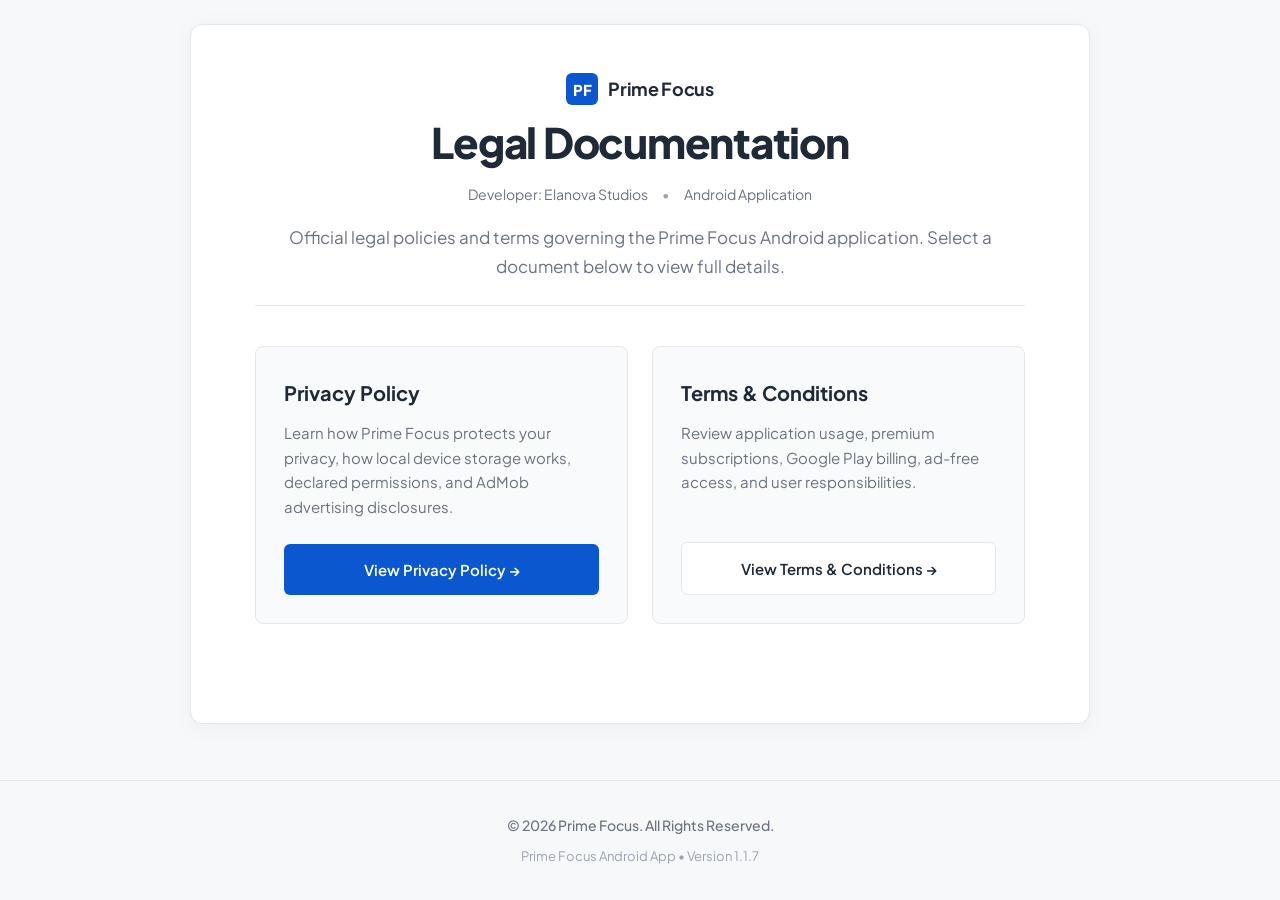
<file: index.html>
<!DOCTYPE html>
<html lang="en">
<head>
  <meta charset="UTF-8">
  <meta name="viewport" content="width=device-width, initial-scale=1.0">
  <title>Legal Documentation - Prime Focus</title>
  <meta name="description" content="Official legal documentation portal for Prime Focus Android application by Elanova Studios. Access the Privacy Policy and Terms & Conditions.">
  <link rel="stylesheet" href="style.css">
</head>
<body>

  <!-- Main Legal Document Directory -->
  <main class="main-wrapper">
    <article class="document-container">
      
      <header class="doc-header text-center">
        <div class="doc-brand justify-center">
          <div class="brand-icon">PF</div>
          <span class="brand-name">Prime Focus</span>
        </div>
        <h1 class="doc-title">Legal Documentation</h1>
        <div class="doc-meta justify-center">
          <span class="doc-meta-item">Developer: Elanova Studios</span>
          <span class="doc-meta-dot">•</span>
          <span class="doc-meta-item">Android Application</span>
        </div>
        <p class="doc-description text-center">
          Official legal policies and terms governing the Prime Focus Android application. Select a document below to view full details.
        </p>
        <hr class="doc-header-divider">
      </header>

      <section class="home-grid" aria-label="Legal Directory">
        <div class="home-grid-card">
          <h3>Privacy Policy</h3>
          <p>Learn how Prime Focus protects your privacy, how local device storage works, declared permissions, and AdMob advertising disclosures.</p>
          <a href="privacy-policy.html" class="doc-btn doc-btn-primary">View Privacy Policy &rarr;</a>
        </div>

        <div class="home-grid-card">
          <h3>Terms &amp; Conditions</h3>
          <p>Review application usage, premium subscriptions, Google Play billing, ad-free access, and user responsibilities.</p>
          <a href="terms-conditions.html" class="doc-btn doc-btn-secondary">View Terms &amp; Conditions &rarr;</a>
        </div>
      </section>

    </article>
  </main>

  <!-- Standalone App Footer (No Site Nav Links) -->
  <footer class="app-doc-footer">
    <div class="footer-container">
      <p class="footer-copy">&copy; 2026 Prime Focus. All Rights Reserved.</p>
      <p class="footer-app-info">Prime Focus Android App &bull; Version 1.1.7</p>
    </div>
  </footer>

</body>
</html>
</file>
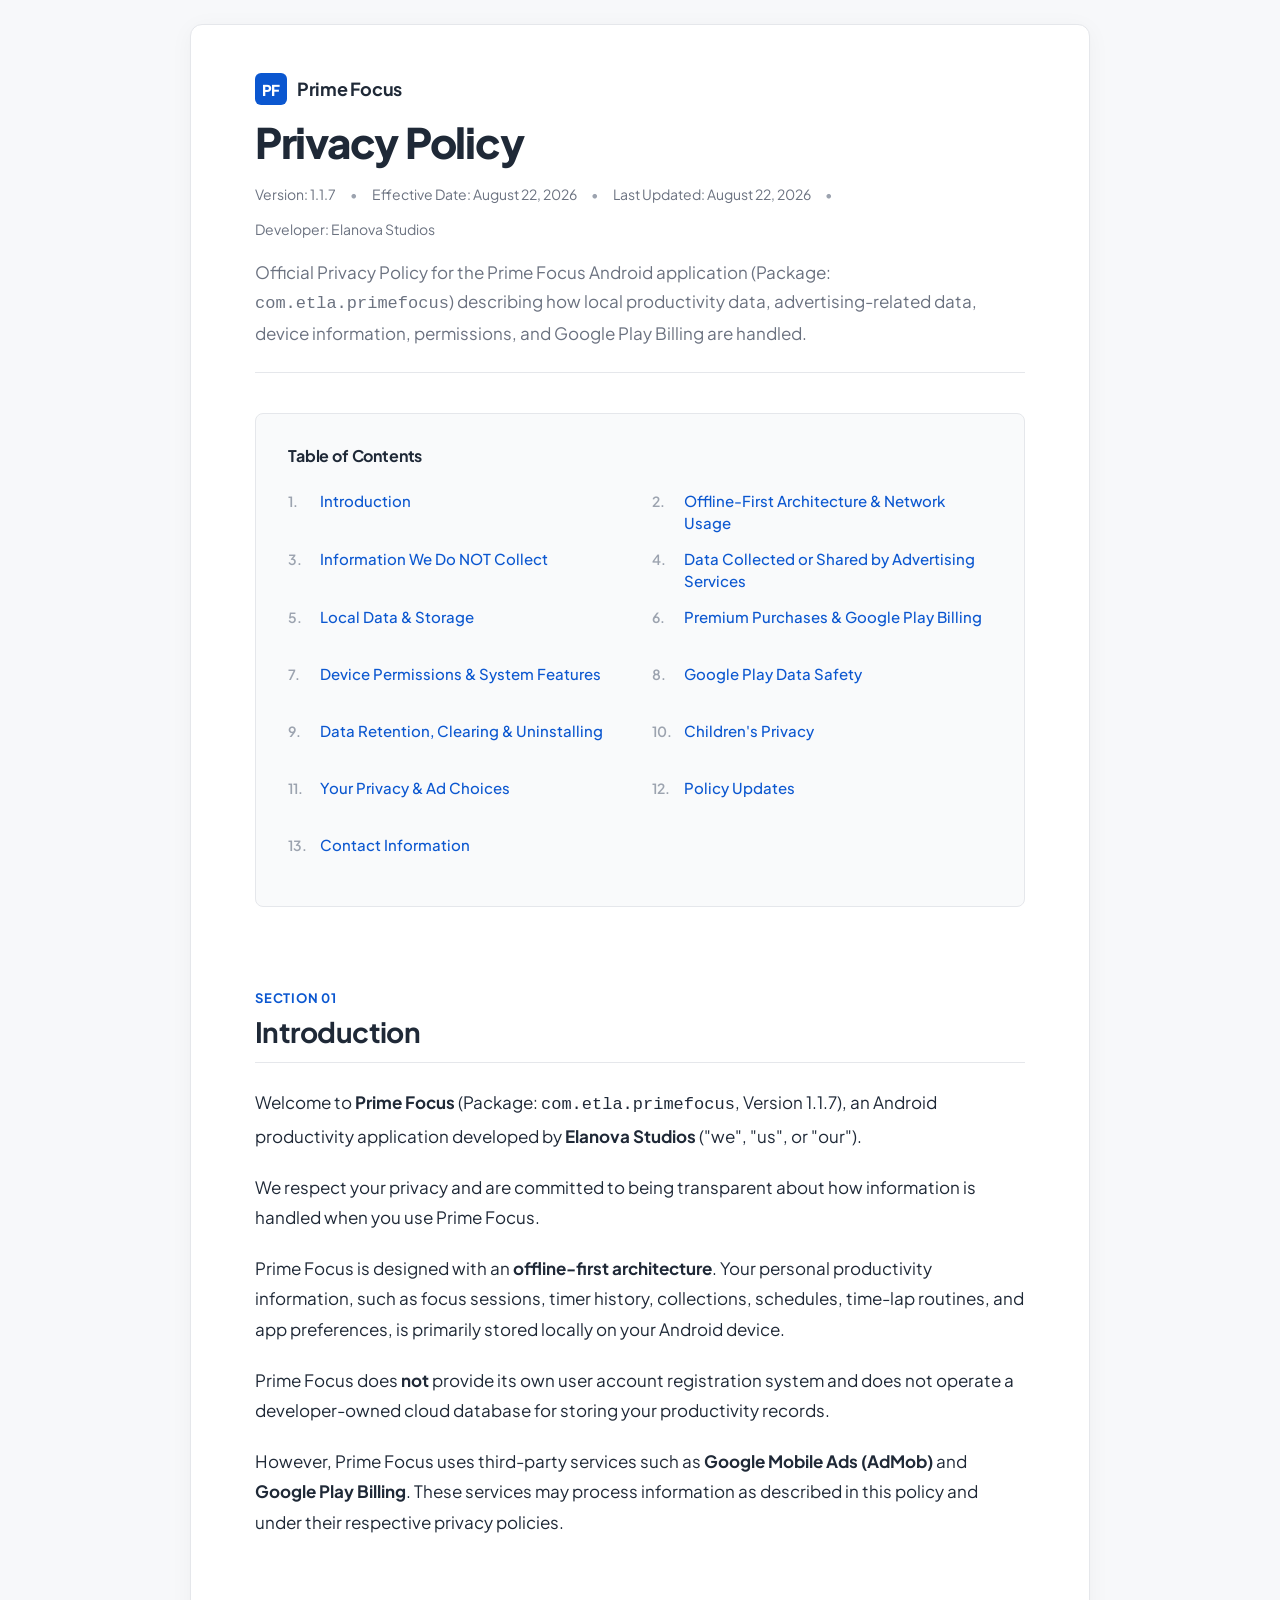
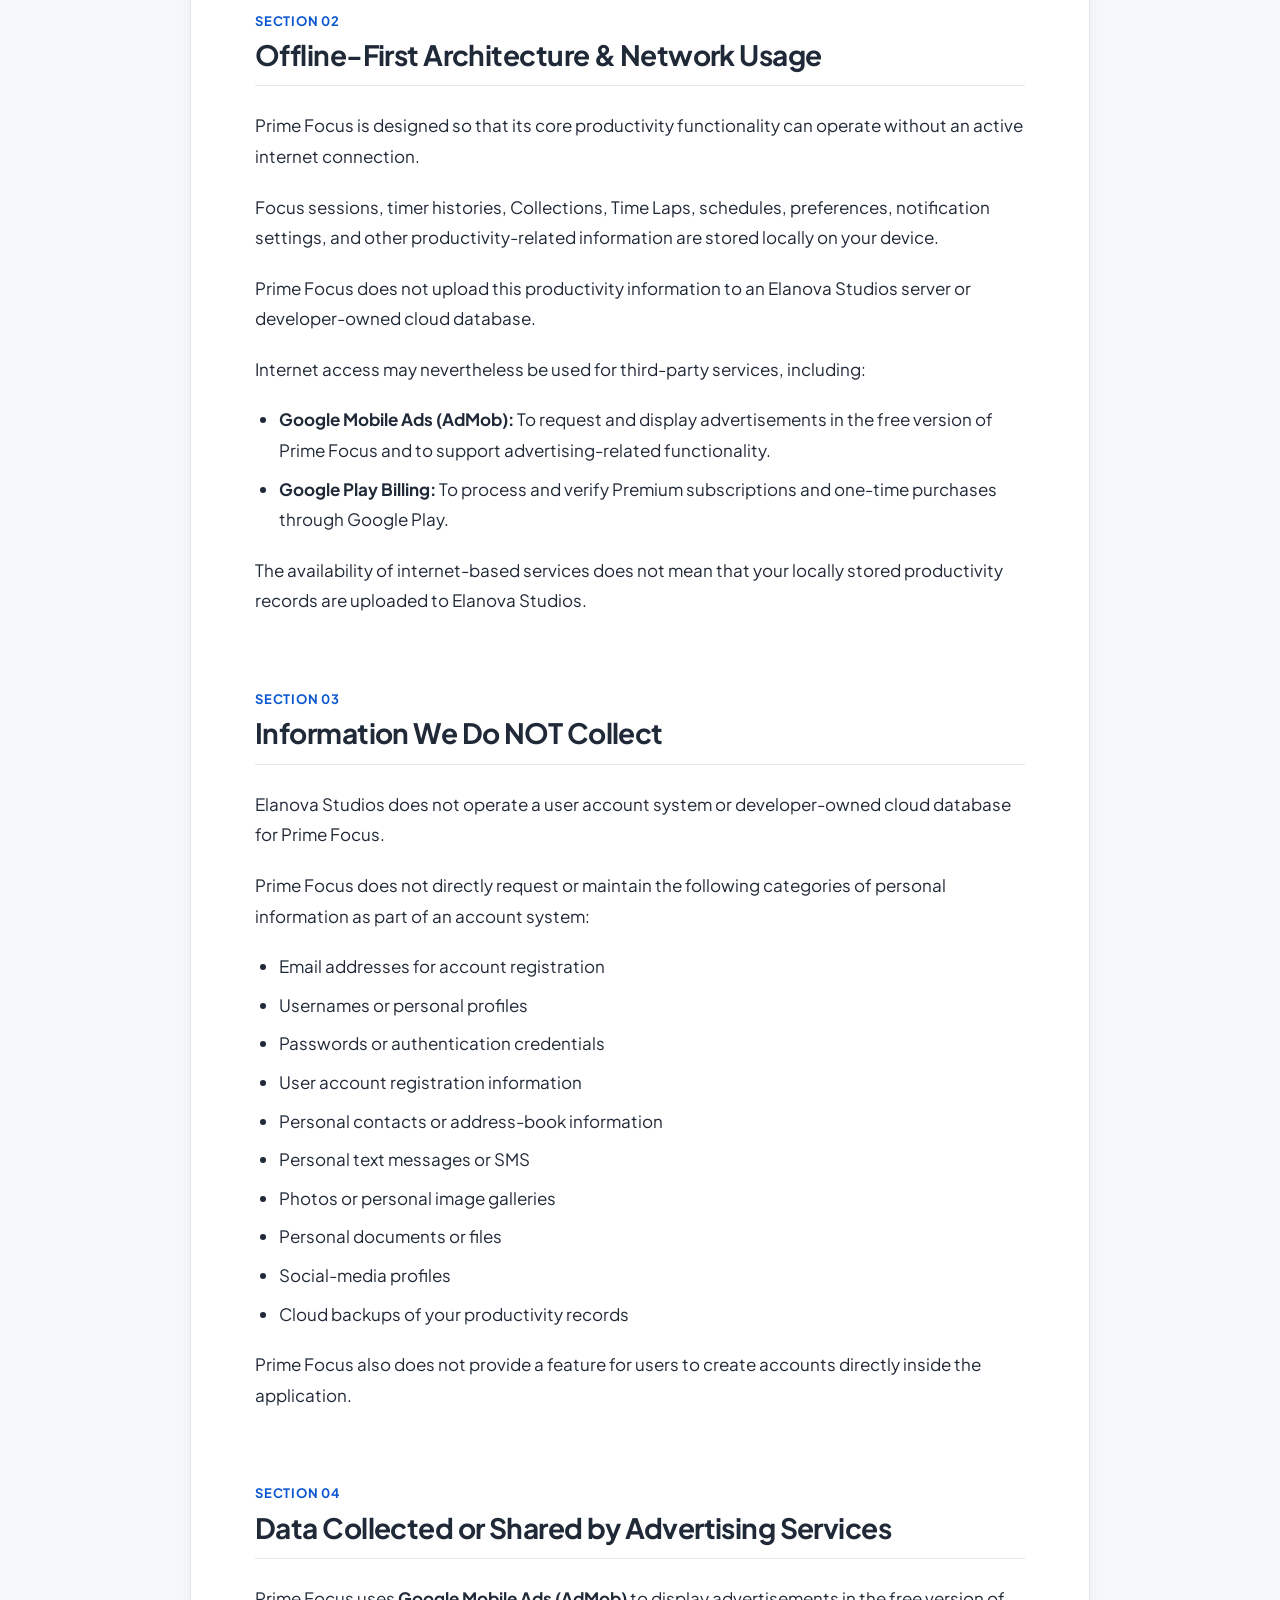
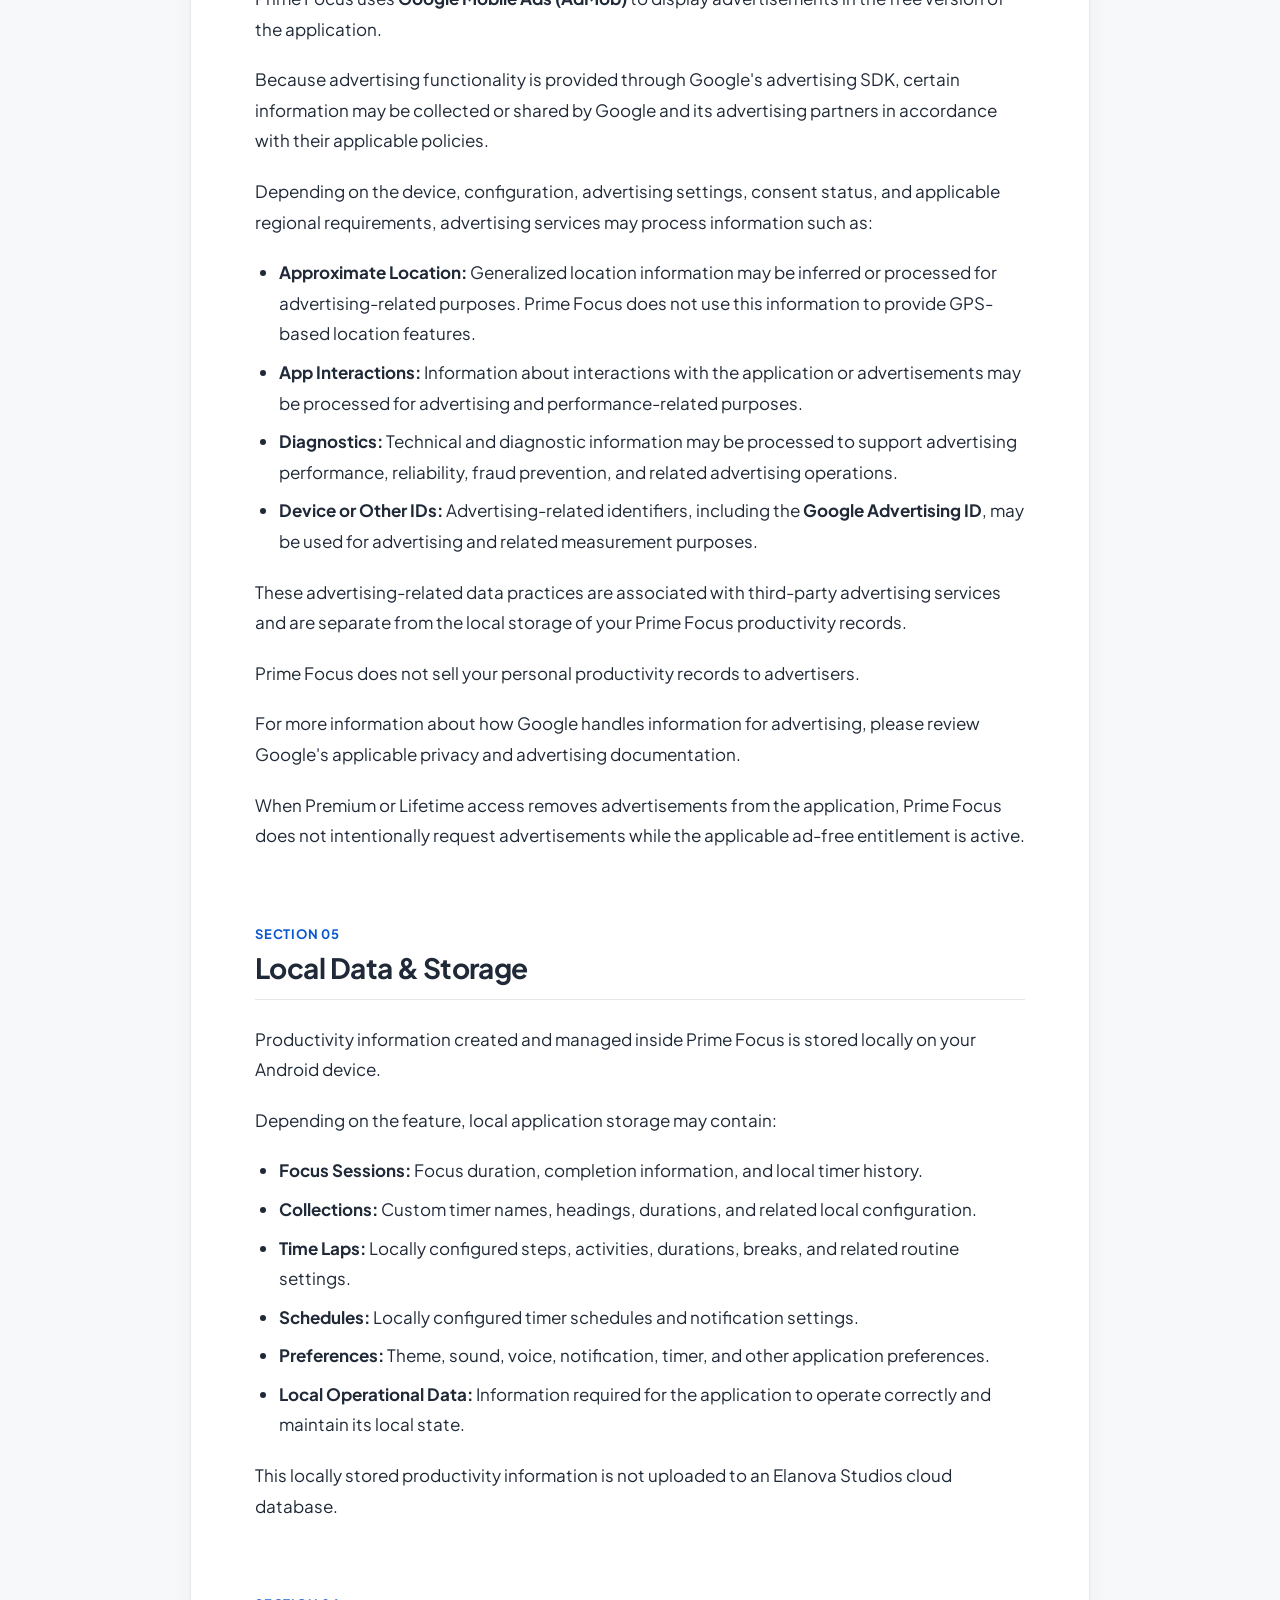
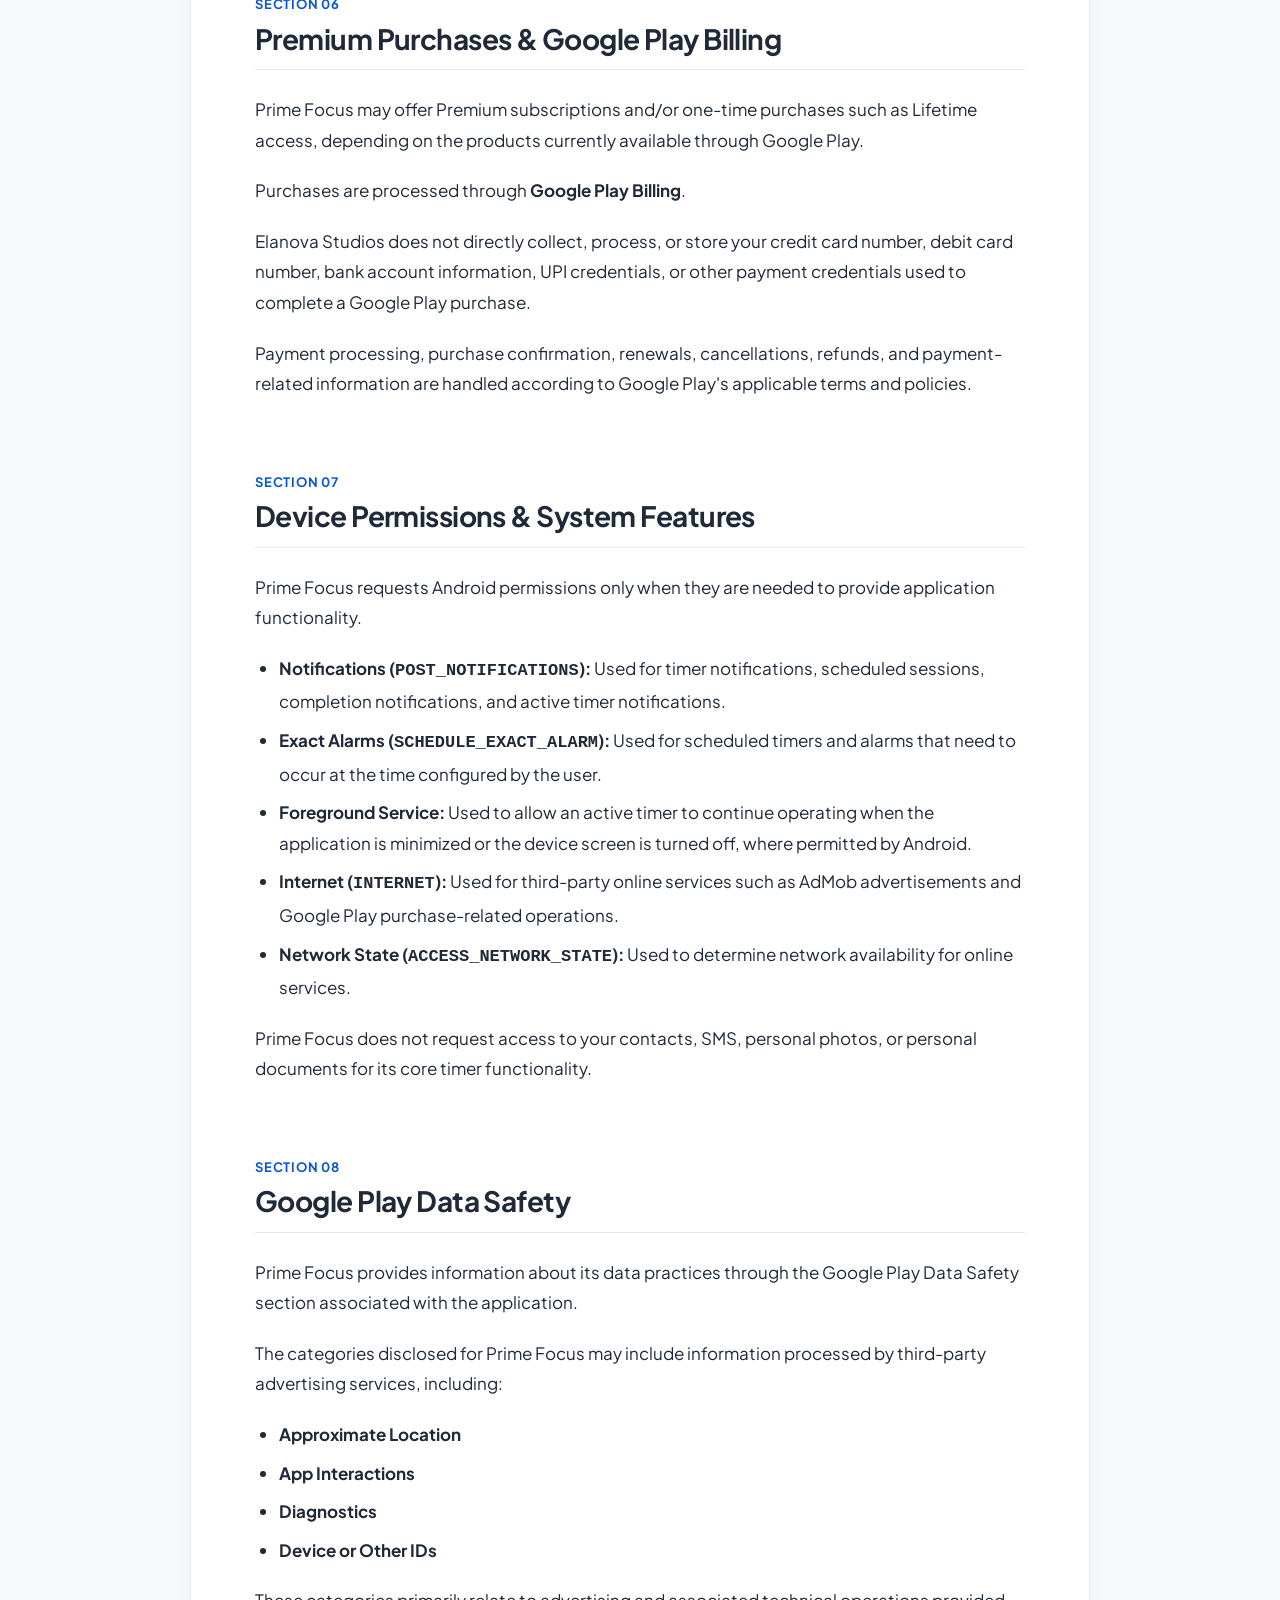
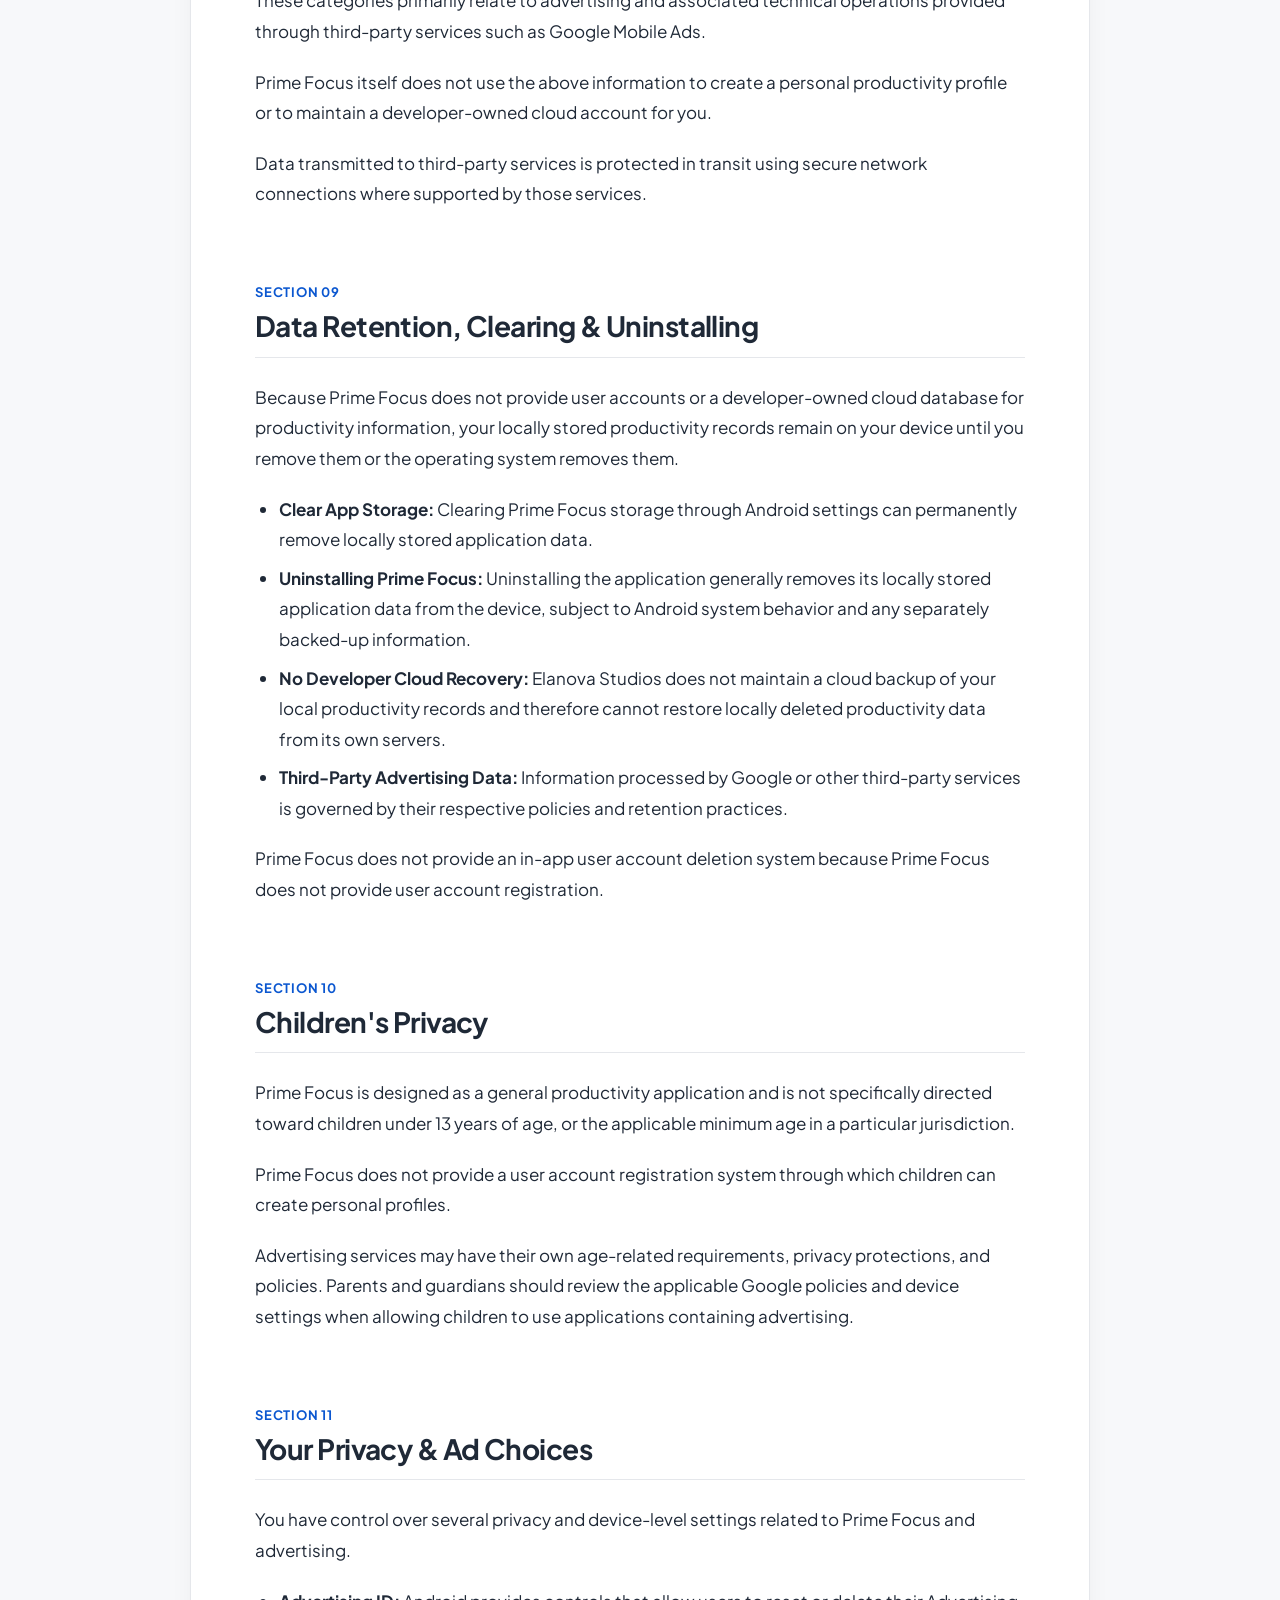
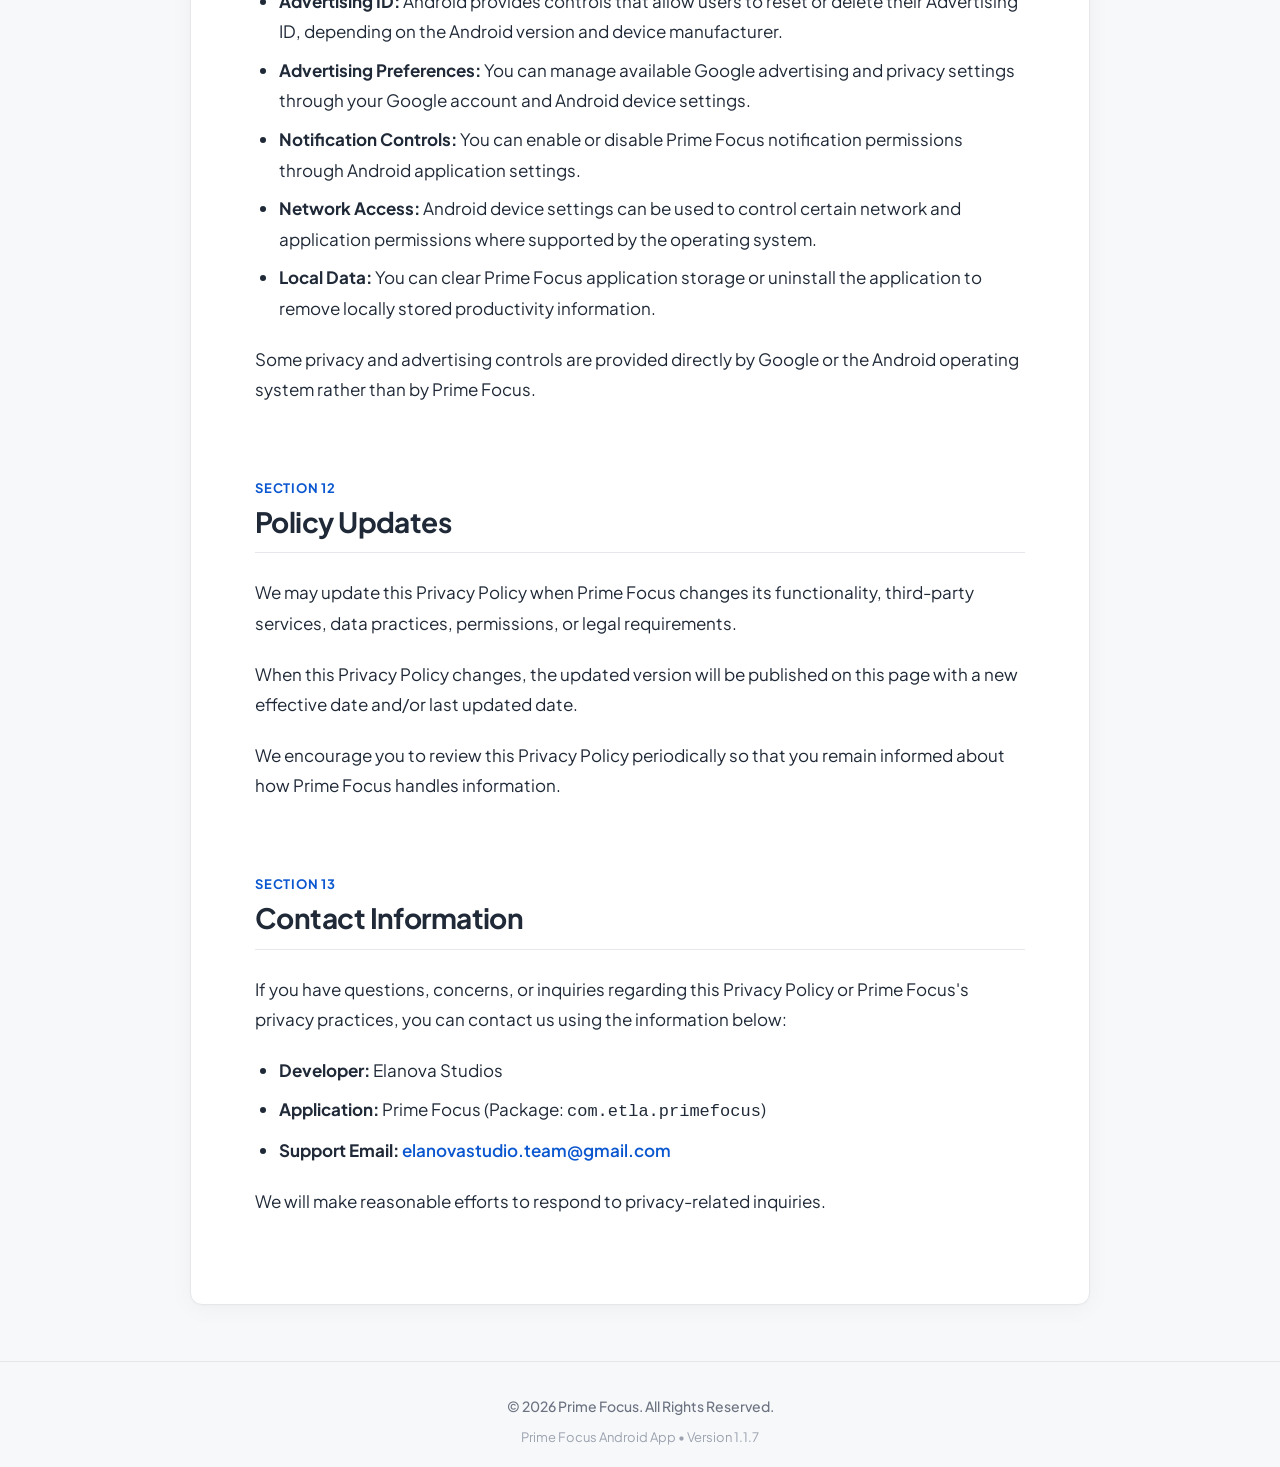
<file: privacy-policy.html>
<!DOCTYPE html>
<html lang="en">
<head>
  <meta charset="UTF-8">
  <meta name="viewport" content="width=device-width, initial-scale=1.0">

  <title>Privacy Policy - Prime Focus</title>

  <meta
    name="description"
    content="Official Privacy Policy for Prime Focus Android application (com.etla.primefocus) by Elanova Studios. Learn how local productivity data, advertising data, permissions, and Google Play Billing are handled."
  >

  <!-- DO NOT CHANGE YOUR CSS -->
  <link rel="stylesheet" href="style.css">
</head>

<body>

  <!-- Main Legal Document Wrapper -->
  <main class="main-wrapper">

    <article class="document-container">

      <!-- Standalone Document Header -->
      <header class="doc-header">

        <div class="doc-brand">
          <div class="brand-icon">PF</div>
          <span class="brand-name">Prime Focus</span>
        </div>

        <h1 class="doc-title">Privacy Policy</h1>

        <div class="doc-meta">
          <span class="doc-meta-item">Version: 1.1.7</span>
          <span class="doc-meta-dot">•</span>
          <span class="doc-meta-item">Effective Date: August 22, 2026</span>
          <span class="doc-meta-dot">•</span>
          <span class="doc-meta-item">Last Updated: August 22, 2026</span>
          <span class="doc-meta-dot">•</span>
          <span class="doc-meta-item">Developer: Elanova Studios</span>
        </div>

        <p class="doc-description">
          Official Privacy Policy for the Prime Focus Android application
          (Package: <code>com.etla.primefocus</code>) describing how local
          productivity data, advertising-related data, device information,
          permissions, and Google Play Billing are handled.
        </p>

        <hr class="doc-header-divider">

      </header>


      <!-- Table of Contents -->
      <nav class="toc-container" aria-label="Table of Contents">

        <h2 class="toc-title">Table of Contents</h2>

        <ol class="toc-list">

          <li>
            <a href="#introduction" class="toc-link">
              <span class="toc-number">1.</span>
              Introduction
            </a>
          </li>

          <li>
            <a href="#offline-first-architecture" class="toc-link">
              <span class="toc-number">2.</span>
              Offline-First Architecture &amp; Network Usage
            </a>
          </li>

          <li>
            <a href="#information-we-do-not-collect" class="toc-link">
              <span class="toc-number">3.</span>
              Information We Do NOT Collect
            </a>
          </li>

          <li>
            <a href="#data-collected-by-admob" class="toc-link">
              <span class="toc-number">4.</span>
              Data Collected or Shared by Advertising Services
            </a>
          </li>

          <li>
            <a href="#local-data-storage" class="toc-link">
              <span class="toc-number">5.</span>
              Local Data &amp; Storage
            </a>
          </li>

          <li>
            <a href="#subscriptions-billing" class="toc-link">
              <span class="toc-number">6.</span>
              Premium Purchases &amp; Google Play Billing
            </a>
          </li>

          <li>
            <a href="#device-permissions" class="toc-link">
              <span class="toc-number">7.</span>
              Device Permissions &amp; System Features
            </a>
          </li>

          <li>
            <a href="#data-safety" class="toc-link">
              <span class="toc-number">8.</span>
              Google Play Data Safety
            </a>
          </li>

          <li>
            <a href="#data-retention-clearing" class="toc-link">
              <span class="toc-number">9.</span>
              Data Retention, Clearing &amp; Uninstalling
            </a>
          </li>

          <li>
            <a href="#childrens-privacy" class="toc-link">
              <span class="toc-number">10.</span>
              Children's Privacy
            </a>
          </li>

          <li>
            <a href="#your-privacy-ad-choices" class="toc-link">
              <span class="toc-number">11.</span>
              Your Privacy &amp; Ad Choices
            </a>
          </li>

          <li>
            <a href="#policy-updates" class="toc-link">
              <span class="toc-number">12.</span>
              Policy Updates
            </a>
          </li>

          <li>
            <a href="#contact-information" class="toc-link">
              <span class="toc-number">13.</span>
              Contact Information
            </a>
          </li>

        </ol>

      </nav>


      <!-- Section 1: Introduction -->
      <section class="doc-section" id="introduction">

        <span class="section-num">Section 01</span>

        <h2 class="section-title">Introduction</h2>

        <hr class="section-divider">

        <p>
          Welcome to <strong>Prime Focus</strong> (Package:
          <code>com.etla.primefocus</code>, Version 1.1.7), an Android
          productivity application developed by <strong>Elanova Studios</strong>
          ("we", "us", or "our").
        </p>

        <p>
          We respect your privacy and are committed to being transparent about
          how information is handled when you use Prime Focus.
        </p>

        <p>
          Prime Focus is designed with an
          <strong>offline-first architecture</strong>. Your personal
          productivity information, such as focus sessions, timer history,
          collections, schedules, time-lap routines, and app preferences,
          is primarily stored locally on your Android device.
        </p>

        <p>
          Prime Focus does <strong>not</strong> provide its own user account
          registration system and does not operate a developer-owned cloud
          database for storing your productivity records.
        </p>

        <p>
          However, Prime Focus uses third-party services such as
          <strong>Google Mobile Ads (AdMob)</strong> and
          <strong>Google Play Billing</strong>. These services may process
          information as described in this policy and under their respective
          privacy policies.
        </p>

      </section>


      <!-- Section 2: Offline-First Architecture & Network Usage -->
      <section class="doc-section" id="offline-first-architecture">

        <span class="section-num">Section 02</span>

        <h2 class="section-title">
          Offline-First Architecture &amp; Network Usage
        </h2>

        <hr class="section-divider">

        <p>
          Prime Focus is designed so that its core productivity functionality
          can operate without an active internet connection.
        </p>

        <p>
          Focus sessions, timer histories, Collections, Time Laps,
          schedules, preferences, notification settings, and other
          productivity-related information are stored locally on your device.
        </p>

        <p>
          Prime Focus does not upload this productivity information to an
          Elanova Studios server or developer-owned cloud database.
        </p>

        <p>
          Internet access may nevertheless be used for third-party services,
          including:
        </p>

        <ul>

          <li>
            <strong>Google Mobile Ads (AdMob):</strong>
            To request and display advertisements in the free version of
            Prime Focus and to support advertising-related functionality.
          </li>

          <li>
            <strong>Google Play Billing:</strong>
            To process and verify Premium subscriptions and one-time
            purchases through Google Play.
          </li>

        </ul>

        <p>
          The availability of internet-based services does not mean that
          your locally stored productivity records are uploaded to
          Elanova Studios.
        </p>

      </section>


      <!-- Section 3: Information We Do NOT Collect -->
      <section class="doc-section" id="information-we-do-not-collect">

        <span class="section-num">Section 03</span>

        <h2 class="section-title">
          Information We Do NOT Collect
        </h2>

        <hr class="section-divider">

        <p>
          Elanova Studios does not operate a user account system or
          developer-owned cloud database for Prime Focus.
        </p>

        <p>
          Prime Focus does not directly request or maintain the following
          categories of personal information as part of an account system:
        </p>

        <ul>

          <li>
            Email addresses for account registration
          </li>

          <li>
            Usernames or personal profiles
          </li>

          <li>
            Passwords or authentication credentials
          </li>

          <li>
            User account registration information
          </li>

          <li>
            Personal contacts or address-book information
          </li>

          <li>
            Personal text messages or SMS
          </li>

          <li>
            Photos or personal image galleries
          </li>

          <li>
            Personal documents or files
          </li>

          <li>
            Social-media profiles
          </li>

          <li>
            Cloud backups of your productivity records
          </li>

        </ul>

        <p>
          Prime Focus also does not provide a feature for users to create
          accounts directly inside the application.
        </p>

      </section>


      <!-- Section 4: Data Collected or Shared by Advertising Services -->
      <section class="doc-section" id="data-collected-by-admob">

        <span class="section-num">Section 04</span>

        <h2 class="section-title">
          Data Collected or Shared by Advertising Services
        </h2>

        <hr class="section-divider">

        <p>
          Prime Focus uses
          <strong>Google Mobile Ads (AdMob)</strong>
          to display advertisements in the free version of the application.
        </p>

        <p>
          Because advertising functionality is provided through Google's
          advertising SDK, certain information may be collected or shared by
          Google and its advertising partners in accordance with their
          applicable policies.
        </p>

        <p>
          Depending on the device, configuration, advertising settings,
          consent status, and applicable regional requirements, advertising
          services may process information such as:
        </p>

        <ul>

          <li>
            <strong>Approximate Location:</strong>
            Generalized location information may be inferred or processed
            for advertising-related purposes. Prime Focus does not use this
            information to provide GPS-based location features.
          </li>

          <li>
            <strong>App Interactions:</strong>
            Information about interactions with the application or
            advertisements may be processed for advertising and
            performance-related purposes.
          </li>

          <li>
            <strong>Diagnostics:</strong>
            Technical and diagnostic information may be processed to support
            advertising performance, reliability, fraud prevention, and
            related advertising operations.
          </li>

          <li>
            <strong>Device or Other IDs:</strong>
            Advertising-related identifiers, including the
            <strong>Google Advertising ID</strong>, may be used for
            advertising and related measurement purposes.
          </li>

        </ul>

        <p>
          These advertising-related data practices are associated with
          third-party advertising services and are separate from the local
          storage of your Prime Focus productivity records.
        </p>

        <p>
          Prime Focus does not sell your personal productivity records to
          advertisers.
        </p>

        <p>
          For more information about how Google handles information for
          advertising, please review Google's applicable privacy and
          advertising documentation.
        </p>

        <p>
          When Premium or Lifetime access removes advertisements from the
          application, Prime Focus does not intentionally request
          advertisements while the applicable ad-free entitlement is active.
        </p>

      </section>


      <!-- Section 5: Local Data & Storage -->
      <section class="doc-section" id="local-data-storage">

        <span class="section-num">Section 05</span>

        <h2 class="section-title">
          Local Data &amp; Storage
        </h2>

        <hr class="section-divider">

        <p>
          Productivity information created and managed inside Prime Focus is
          stored locally on your Android device.
        </p>

        <p>
          Depending on the feature, local application storage may contain:
        </p>

        <ul>

          <li>
            <strong>Focus Sessions:</strong>
            Focus duration, completion information, and local timer history.
          </li>

          <li>
            <strong>Collections:</strong>
            Custom timer names, headings, durations, and related local
            configuration.
          </li>

          <li>
            <strong>Time Laps:</strong>
            Locally configured steps, activities, durations, breaks, and
            related routine settings.
          </li>

          <li>
            <strong>Schedules:</strong>
            Locally configured timer schedules and notification settings.
          </li>

          <li>
            <strong>Preferences:</strong>
            Theme, sound, voice, notification, timer, and other
            application preferences.
          </li>

          <li>
            <strong>Local Operational Data:</strong>
            Information required for the application to operate correctly
            and maintain its local state.
          </li>

        </ul>

        <p>
          This locally stored productivity information is not uploaded to an
          Elanova Studios cloud database.
        </p>

      </section>


      <!-- Section 6: Subscriptions & Google Play Billing -->
      <section class="doc-section" id="subscriptions-billing">

        <span class="section-num">Section 06</span>

        <h2 class="section-title">
          Premium Purchases &amp; Google Play Billing
        </h2>

        <hr class="section-divider">

        <p>
          Prime Focus may offer Premium subscriptions and/or one-time
          purchases such as Lifetime access, depending on the products
          currently available through Google Play.
        </p>

        <p>
          Purchases are processed through
          <strong>Google Play Billing</strong>.
        </p>

        <p>
          Elanova Studios does not directly collect, process, or store your
          credit card number, debit card number, bank account information,
          UPI credentials, or other payment credentials used to complete a
          Google Play purchase.
        </p>

        <p>
          Payment processing, purchase confirmation, renewals, cancellations,
          refunds, and payment-related information are handled according to
          Google Play's applicable terms and policies.
        </p>

      </section>


      <!-- Section 7: Device Permissions & System Features -->
      <section class="doc-section" id="device-permissions">

        <span class="section-num">Section 07</span>

        <h2 class="section-title">
          Device Permissions &amp; System Features
        </h2>

        <hr class="section-divider">

        <p>
          Prime Focus requests Android permissions only when they are needed
          to provide application functionality.
        </p>

        <ul>

          <li>
            <strong>Notifications
            (<code>POST_NOTIFICATIONS</code>):</strong>
            Used for timer notifications, scheduled sessions, completion
            notifications, and active timer notifications.
          </li>

          <li>
            <strong>Exact Alarms
            (<code>SCHEDULE_EXACT_ALARM</code>):</strong>
            Used for scheduled timers and alarms that need to occur at the
            time configured by the user.
          </li>

          <li>
            <strong>Foreground Service:</strong>
            Used to allow an active timer to continue operating when the
            application is minimized or the device screen is turned off,
            where permitted by Android.
          </li>

          <li>
            <strong>Internet
            (<code>INTERNET</code>):</strong>
            Used for third-party online services such as AdMob
            advertisements and Google Play purchase-related operations.
          </li>

          <li>
            <strong>Network State
            (<code>ACCESS_NETWORK_STATE</code>):</strong>
            Used to determine network availability for online services.
          </li>

        </ul>

        <p>
          Prime Focus does not request access to your contacts, SMS,
          personal photos, or personal documents for its core timer
          functionality.
        </p>

      </section>


      <!-- Section 8: Google Play Data Safety -->
      <section class="doc-section" id="data-safety">

        <span class="section-num">Section 08</span>

        <h2 class="section-title">
          Google Play Data Safety
        </h2>

        <hr class="section-divider">

        <p>
          Prime Focus provides information about its data practices through
          the Google Play Data Safety section associated with the application.
        </p>

        <p>
          The categories disclosed for Prime Focus may include information
          processed by third-party advertising services, including:
        </p>

        <ul>

          <li>
            <strong>Approximate Location</strong>
          </li>

          <li>
            <strong>App Interactions</strong>
          </li>

          <li>
            <strong>Diagnostics</strong>
          </li>

          <li>
            <strong>Device or Other IDs</strong>
          </li>

        </ul>

        <p>
          These categories primarily relate to advertising and associated
          technical operations provided through third-party services such
          as Google Mobile Ads.
        </p>

        <p>
          Prime Focus itself does not use the above information to create a
          personal productivity profile or to maintain a developer-owned
          cloud account for you.
        </p>

        <p>
          Data transmitted to third-party services is protected in transit
          using secure network connections where supported by those services.
        </p>

      </section>


      <!-- Section 9: Data Retention, Clearing & Uninstalling -->
      <section class="doc-section" id="data-retention-clearing">

        <span class="section-num">Section 09</span>

        <h2 class="section-title">
          Data Retention, Clearing &amp; Uninstalling
        </h2>

        <hr class="section-divider">

        <p>
          Because Prime Focus does not provide user accounts or a
          developer-owned cloud database for productivity information,
          your locally stored productivity records remain on your device
          until you remove them or the operating system removes them.
        </p>

        <ul>

          <li>
            <strong>Clear App Storage:</strong>
            Clearing Prime Focus storage through Android settings can
            permanently remove locally stored application data.
          </li>

          <li>
            <strong>Uninstalling Prime Focus:</strong>
            Uninstalling the application generally removes its locally
            stored application data from the device, subject to Android
            system behavior and any separately backed-up information.
          </li>

          <li>
            <strong>No Developer Cloud Recovery:</strong>
            Elanova Studios does not maintain a cloud backup of your local
            productivity records and therefore cannot restore locally
            deleted productivity data from its own servers.
          </li>

          <li>
            <strong>Third-Party Advertising Data:</strong>
            Information processed by Google or other third-party services
            is governed by their respective policies and retention
            practices.
          </li>

        </ul>

        <p>
          Prime Focus does not provide an in-app user account deletion
          system because Prime Focus does not provide user account
          registration.
        </p>

      </section>


      <!-- Section 10: Children's Privacy -->
      <section class="doc-section" id="childrens-privacy">

        <span class="section-num">Section 10</span>

        <h2 class="section-title">
          Children's Privacy
        </h2>

        <hr class="section-divider">

        <p>
          Prime Focus is designed as a general productivity application and
          is not specifically directed toward children under 13 years of
          age, or the applicable minimum age in a particular jurisdiction.
        </p>

        <p>
          Prime Focus does not provide a user account registration system
          through which children can create personal profiles.
        </p>

        <p>
          Advertising services may have their own age-related requirements,
          privacy protections, and policies. Parents and guardians should
          review the applicable Google policies and device settings when
          allowing children to use applications containing advertising.
        </p>

      </section>


      <!-- Section 11: Your Privacy & Ad Choices -->
      <section class="doc-section" id="your-privacy-ad-choices">

        <span class="section-num">Section 11</span>

        <h2 class="section-title">
          Your Privacy &amp; Ad Choices
        </h2>

        <hr class="section-divider">

        <p>
          You have control over several privacy and device-level settings
          related to Prime Focus and advertising.
        </p>

        <ul>

          <li>
            <strong>Advertising ID:</strong>
            Android provides controls that allow users to reset or delete
            their Advertising ID, depending on the Android version and
            device manufacturer.
          </li>

          <li>
            <strong>Advertising Preferences:</strong>
            You can manage available Google advertising and privacy settings
            through your Google account and Android device settings.
          </li>

          <li>
            <strong>Notification Controls:</strong>
            You can enable or disable Prime Focus notification permissions
            through Android application settings.
          </li>

          <li>
            <strong>Network Access:</strong>
            Android device settings can be used to control certain network
            and application permissions where supported by the operating
            system.
          </li>

          <li>
            <strong>Local Data:</strong>
            You can clear Prime Focus application storage or uninstall the
            application to remove locally stored productivity information.
          </li>

        </ul>

        <p>
          Some privacy and advertising controls are provided directly by
          Google or the Android operating system rather than by Prime Focus.
        </p>

      </section>


      <!-- Section 12: Policy Updates -->
      <section class="doc-section" id="policy-updates">

        <span class="section-num">Section 12</span>

        <h2 class="section-title">
          Policy Updates
        </h2>

        <hr class="section-divider">

        <p>
          We may update this Privacy Policy when Prime Focus changes its
          functionality, third-party services, data practices, permissions,
          or legal requirements.
        </p>

        <p>
          When this Privacy Policy changes, the updated version will be
          published on this page with a new effective date and/or last
          updated date.
        </p>

        <p>
          We encourage you to review this Privacy Policy periodically so
          that you remain informed about how Prime Focus handles information.
        </p>

      </section>


      <!-- Section 13: Contact Information -->
      <section class="doc-section" id="contact-information">

        <span class="section-num">Section 13</span>

        <h2 class="section-title">
          Contact Information
        </h2>

        <hr class="section-divider">

        <p>
          If you have questions, concerns, or inquiries regarding this
          Privacy Policy or Prime Focus's privacy practices, you can contact
          us using the information below:
        </p>

        <ul>

          <li>
            <strong>Developer:</strong>
            Elanova Studios
          </li>

          <li>
            <strong>Application:</strong>
            Prime Focus
            (Package: <code>com.etla.primefocus</code>)
          </li>

          <li>
            <strong>Support Email:</strong>
            <a href="mailto:elanovastudio.team@gmail.com">
              elanovastudio.team@gmail.com
            </a>
          </li>

        </ul>

        <p>
          We will make reasonable efforts to respond to privacy-related
          inquiries.
        </p>

      </section>


    </article>

  </main>


  <!-- Standalone App Footer -->
  <footer class="app-doc-footer">

    <div class="footer-container">

      <p class="footer-copy">
        &copy; 2026 Prime Focus. All Rights Reserved.
      </p>

      <p class="footer-app-info">
        Prime Focus Android App &bull; Version 1.1.7
      </p>

    </div>

  </footer>


</body>
</html>
</file>
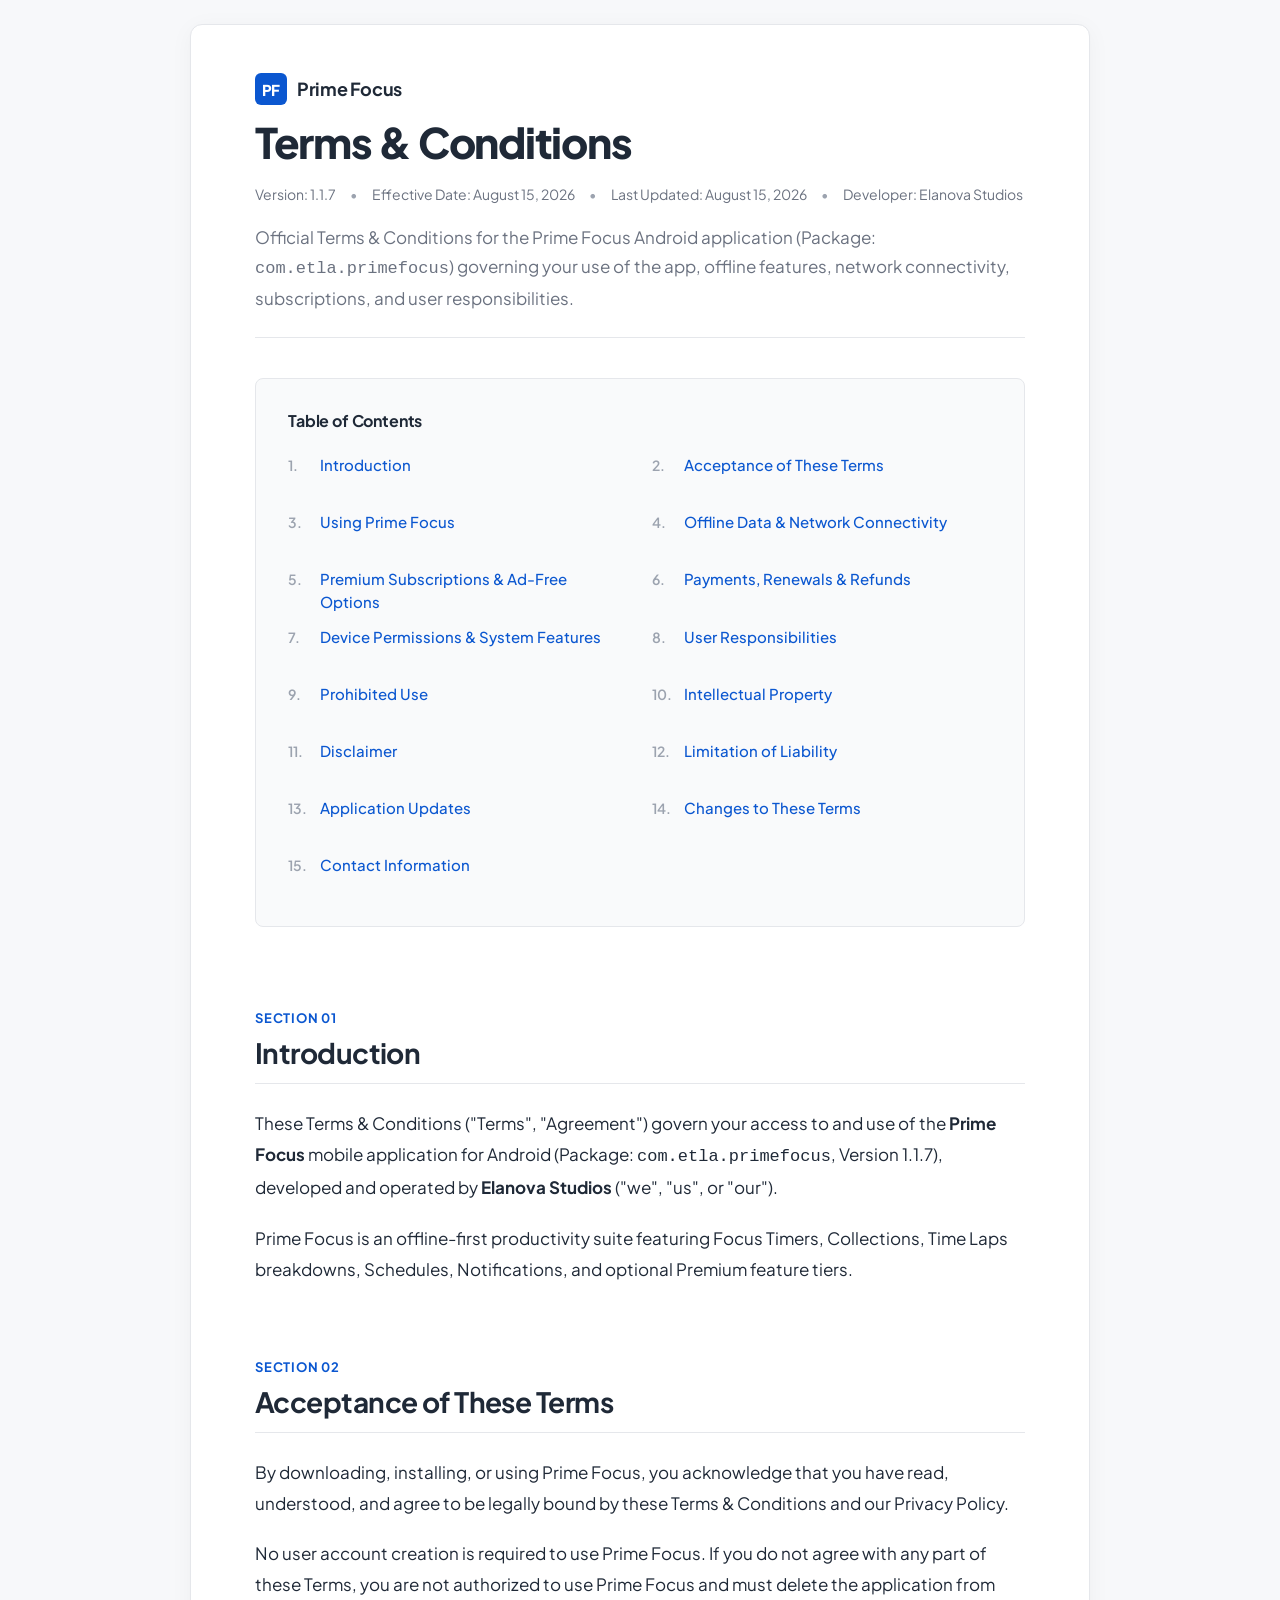
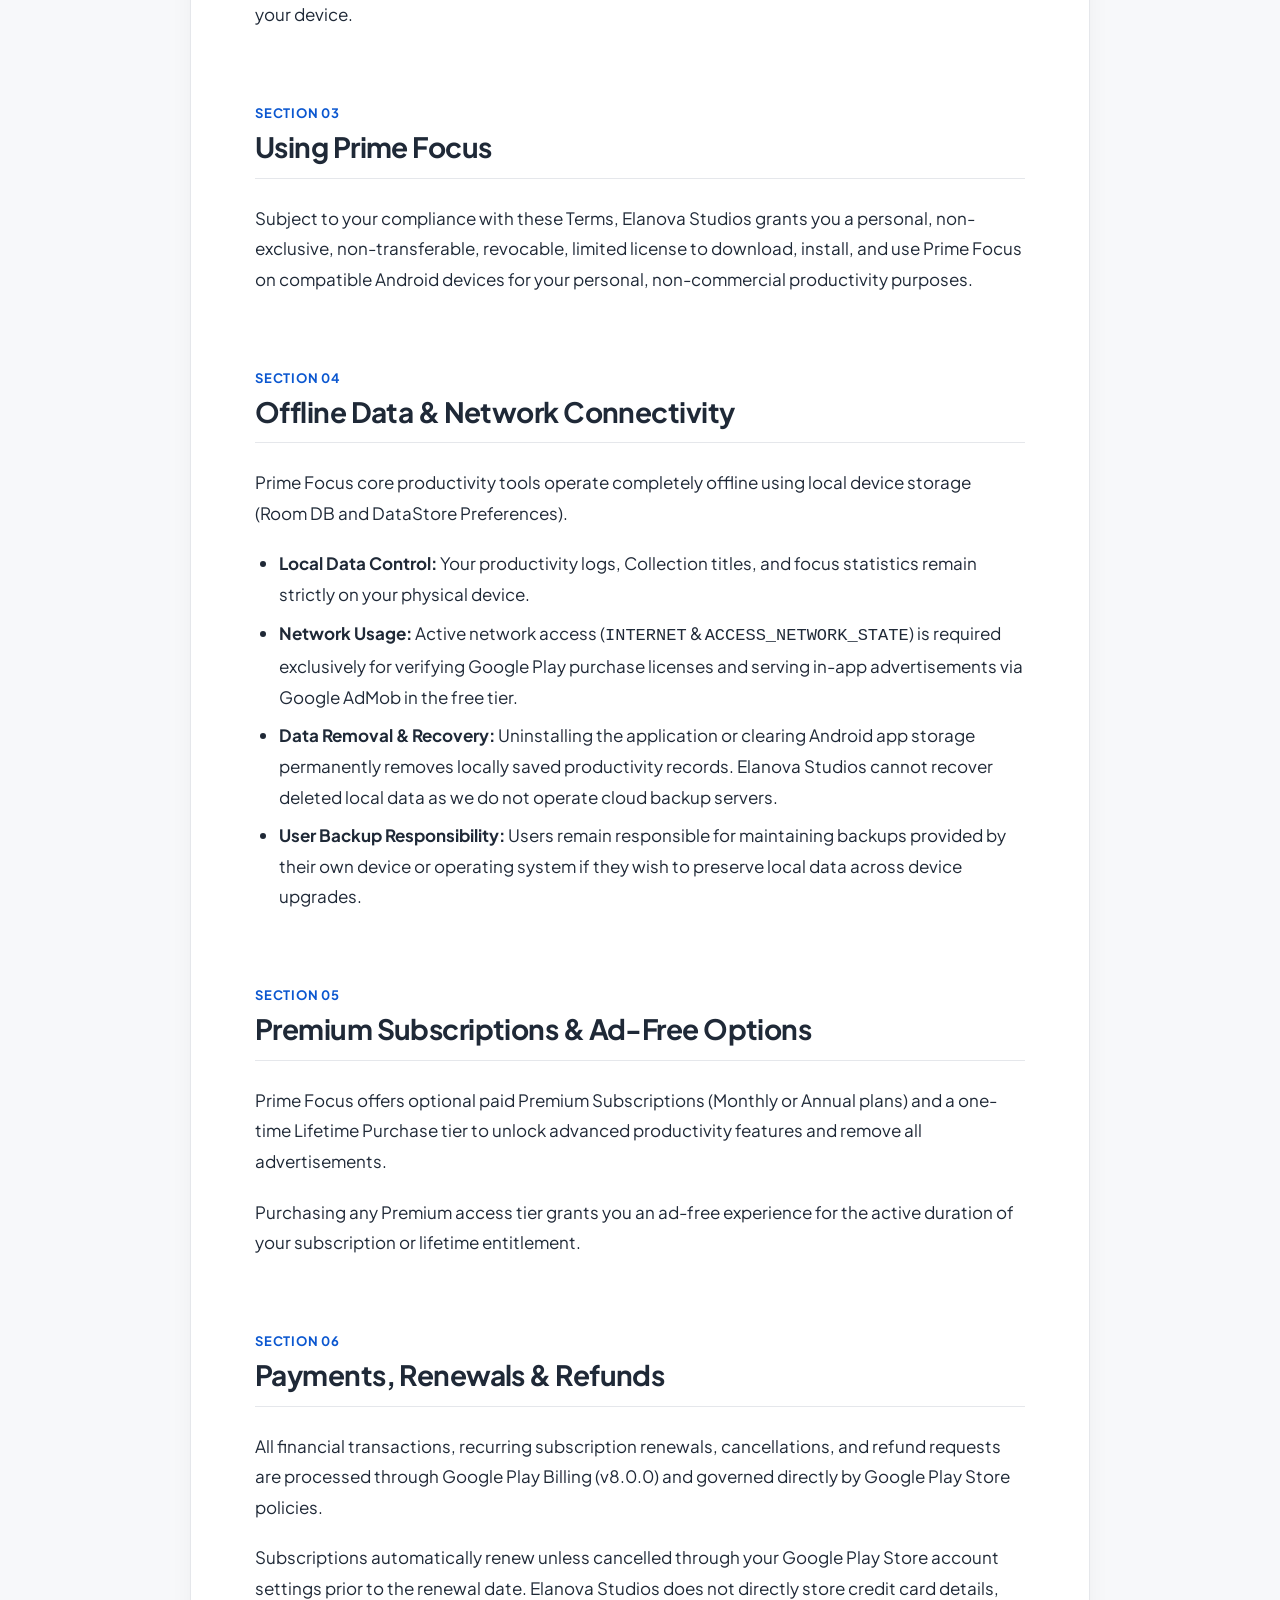
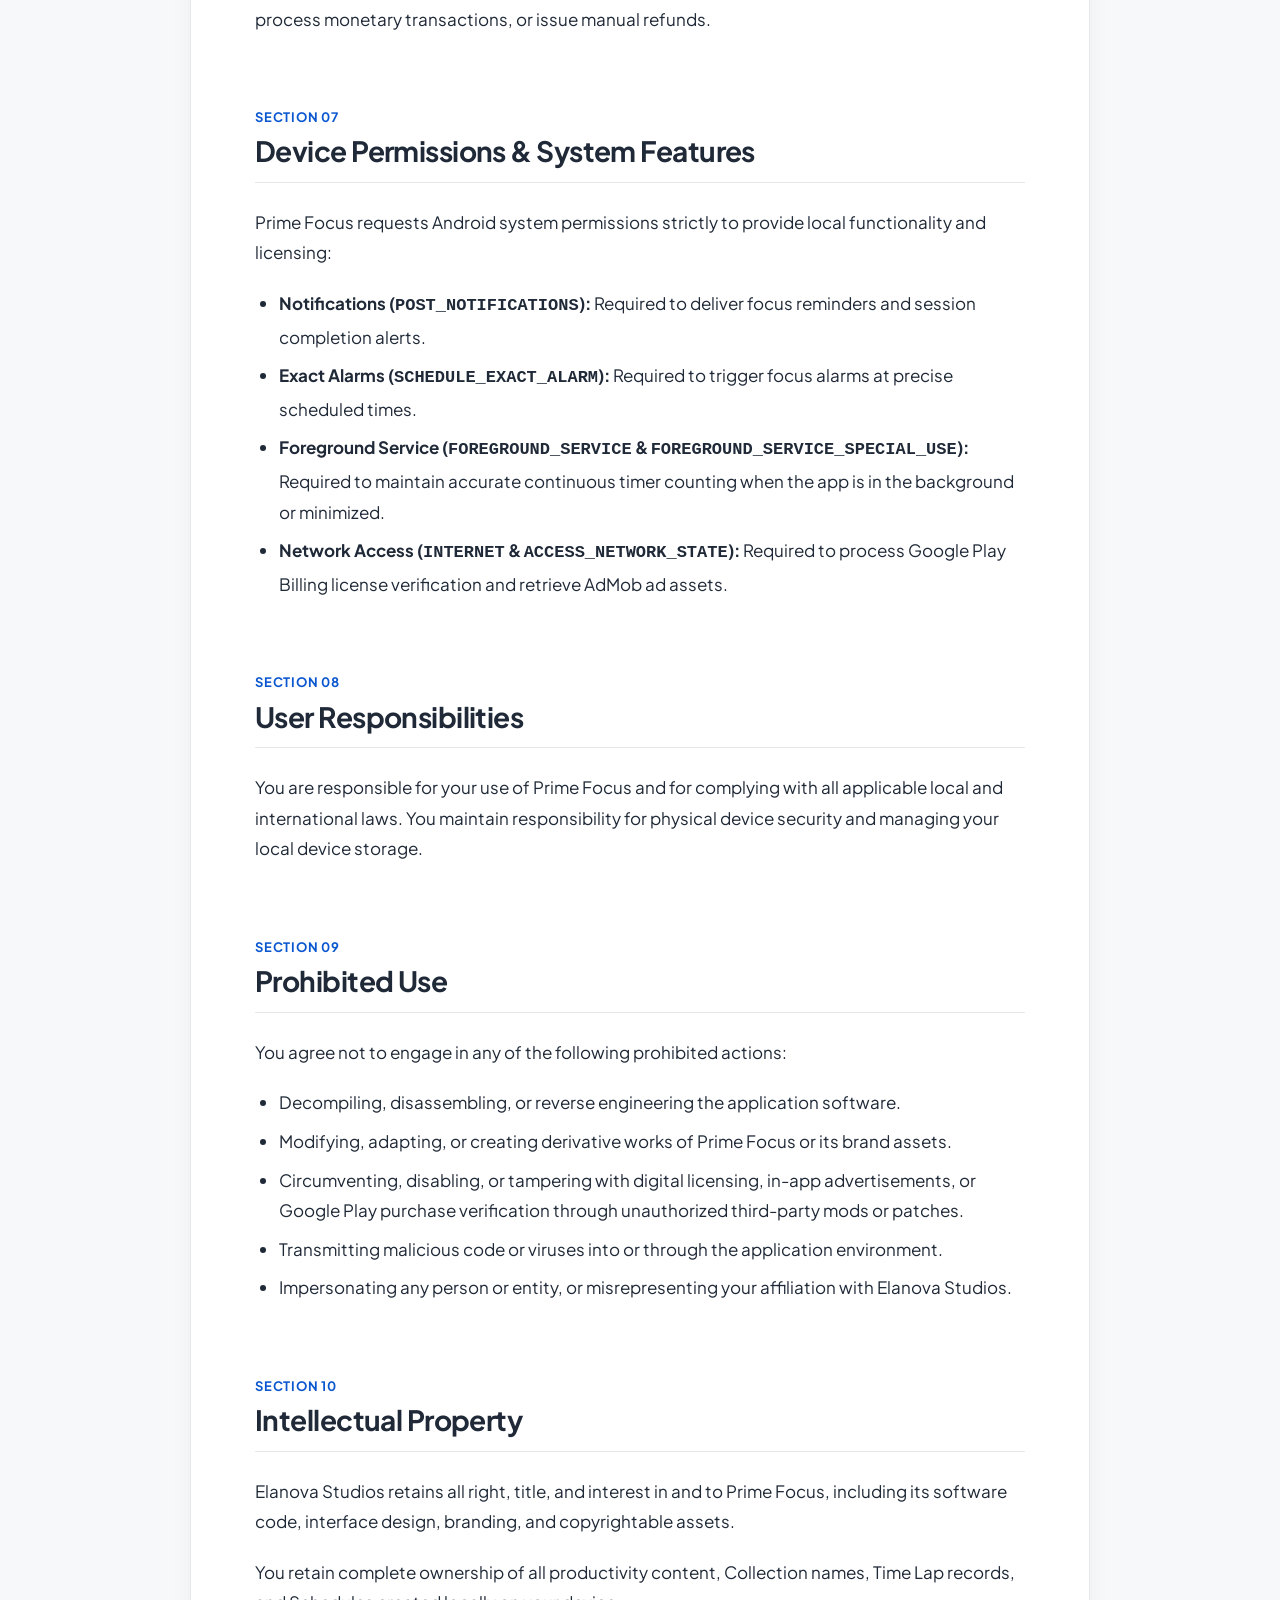
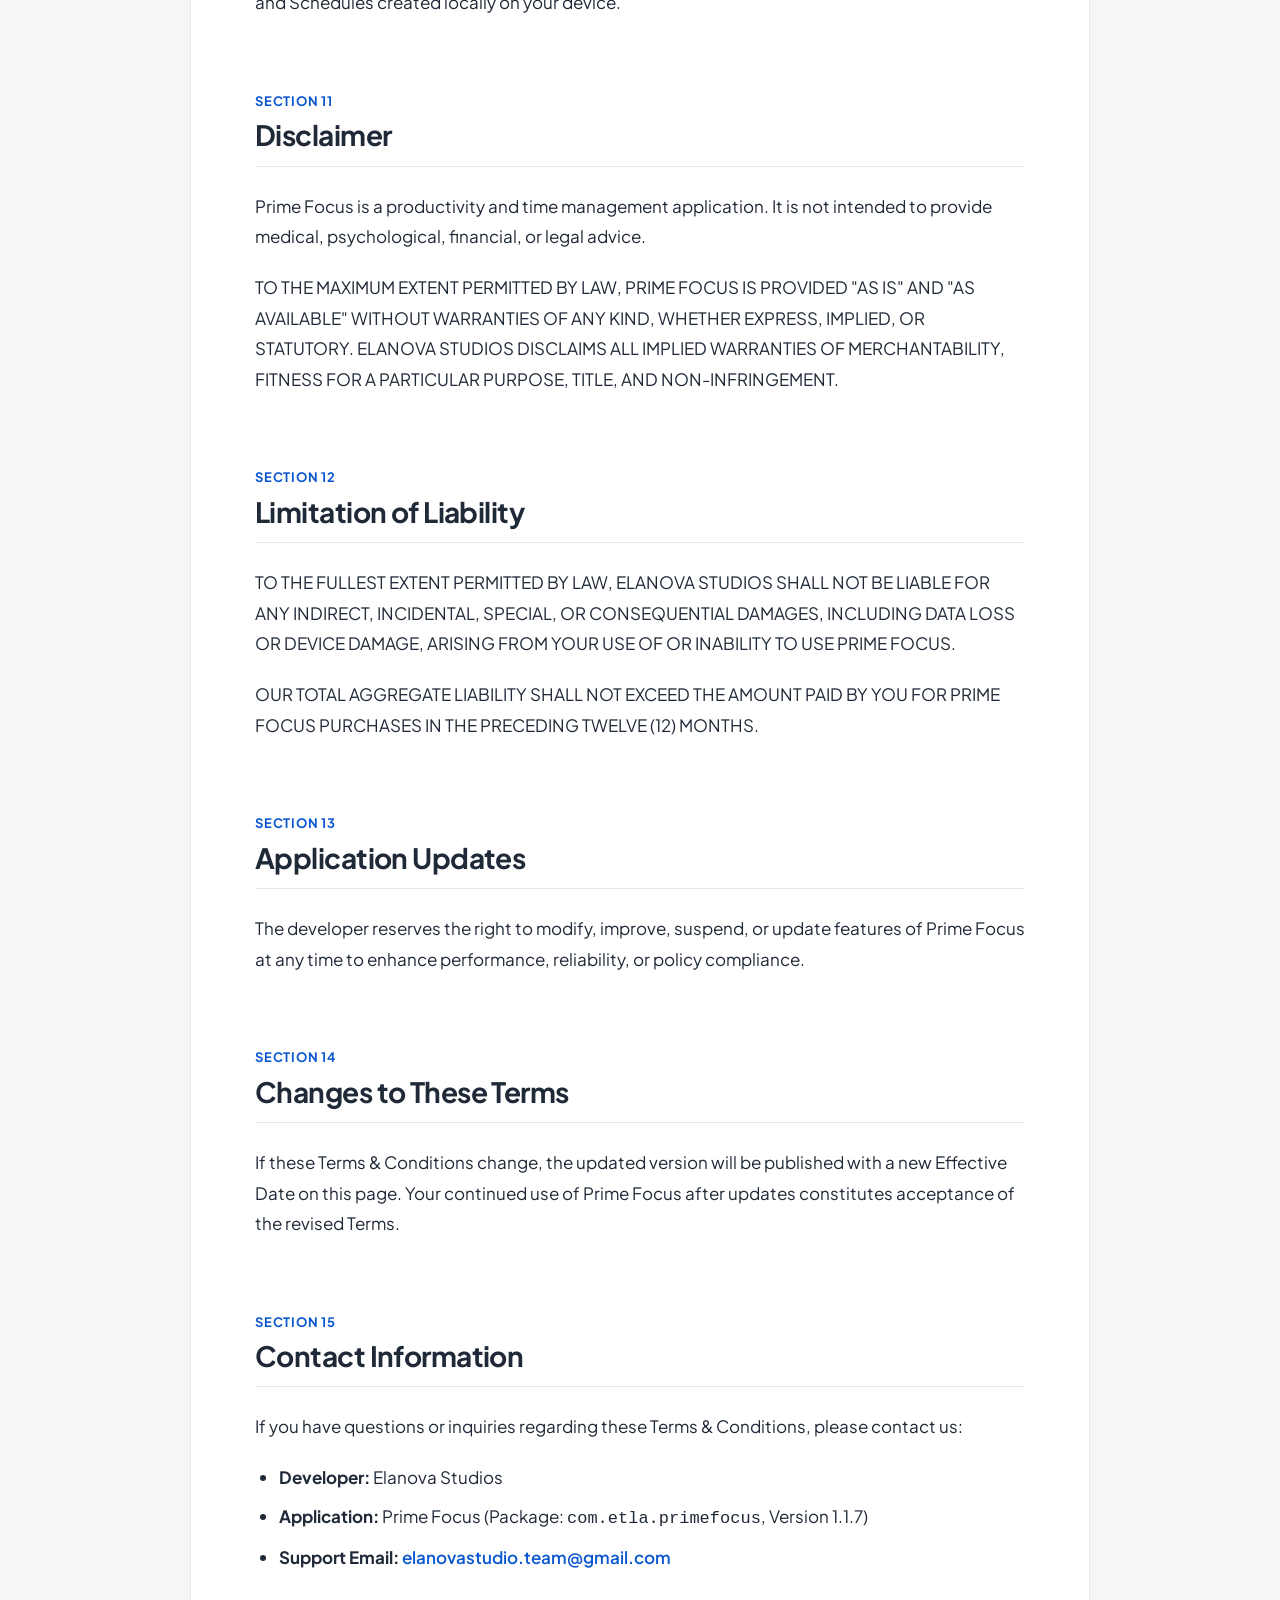
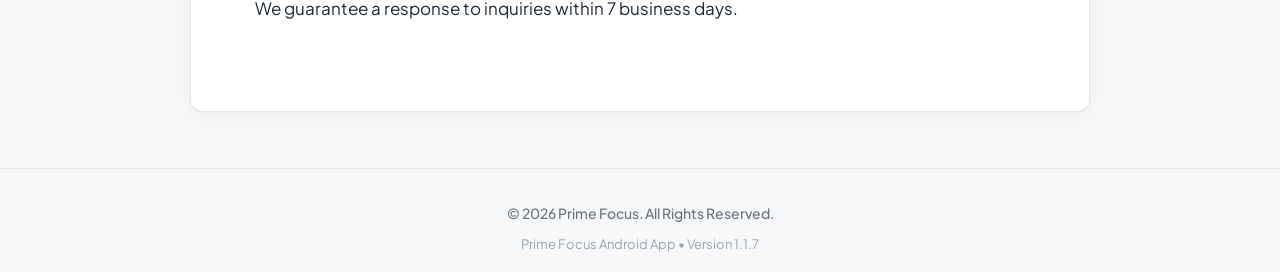
<file: terms-conditions.html>
<!DOCTYPE html>
<html lang="en">
<head>
  <meta charset="UTF-8">
  <meta name="viewport" content="width=device-width, initial-scale=1.0">
  <title>Terms & Conditions - Prime Focus</title>
  <meta name="description" content="Official Terms & Conditions for Prime Focus Android app (com.etla.primefocus v1.1.7) by Elanova Studios. Review guidelines on offline license, subscriptions, Play Billing v8.0.0, ad-free options, and user responsibilities.">
  <link rel="stylesheet" href="style.css">
</head>
<body>

  <!-- Main Legal Document Wrapper -->
  <main class="main-wrapper">
    <article class="document-container">
      
      <!-- Standalone Document Header -->
      <header class="doc-header">
        <div class="doc-brand">
          <div class="brand-icon">PF</div>
          <span class="brand-name">Prime Focus</span>
        </div>
        <h1 class="doc-title">Terms &amp; Conditions</h1>
        <div class="doc-meta">
          <span class="doc-meta-item">Version: 1.1.7</span>
          <span class="doc-meta-dot">•</span>
          <span class="doc-meta-item">Effective Date: August 15, 2026</span>
          <span class="doc-meta-dot">•</span>
          <span class="doc-meta-item">Last Updated: August 15, 2026</span>
          <span class="doc-meta-dot">•</span>
          <span class="doc-meta-item">Developer: Elanova Studios</span>
        </div>
        <p class="doc-description">
          Official Terms &amp; Conditions for the Prime Focus Android application (Package: <code>com.etla.primefocus</code>) governing your use of the app, offline features, network connectivity, subscriptions, and user responsibilities.
        </p>
        <hr class="doc-header-divider">
      </header>

      <!-- Table of Contents -->
      <nav class="toc-container" aria-label="Table of Contents">
        <h2 class="toc-title">Table of Contents</h2>
        <ol class="toc-list">
          <li><a href="#introduction" class="toc-link"><span class="toc-number">1.</span> Introduction</a></li>
          <li><a href="#acceptance-of-terms" class="toc-link"><span class="toc-number">2.</span> Acceptance of These Terms</a></li>
          <li><a href="#using-prime-focus" class="toc-link"><span class="toc-number">3.</span> Using Prime Focus</a></li>
          <li><a href="#offline-data-network" class="toc-link"><span class="toc-number">4.</span> Offline Data &amp; Network Connectivity</a></li>
          <li><a href="#premium-subscriptions" class="toc-link"><span class="toc-number">5.</span> Premium Subscriptions &amp; Ad-Free Options</a></li>
          <li><a href="#payments-renewals-refunds" class="toc-link"><span class="toc-number">6.</span> Payments, Renewals &amp; Refunds</a></li>
          <li><a href="#device-permissions" class="toc-link"><span class="toc-number">7.</span> Device Permissions &amp; System Features</a></li>
          <li><a href="#user-responsibilities" class="toc-link"><span class="toc-number">8.</span> User Responsibilities</a></li>
          <li><a href="#prohibited-use" class="toc-link"><span class="toc-number">9.</span> Prohibited Use</a></li>
          <li><a href="#intellectual-property" class="toc-link"><span class="toc-number">10.</span> Intellectual Property</a></li>
          <li><a href="#disclaimer" class="toc-link"><span class="toc-number">11.</span> Disclaimer</a></li>
          <li><a href="#limitation-of-liability" class="toc-link"><span class="toc-number">12.</span> Limitation of Liability</a></li>
          <li><a href="#application-updates" class="toc-link"><span class="toc-number">13.</span> Application Updates</a></li>
          <li><a href="#changes-to-terms" class="toc-link"><span class="toc-number">14.</span> Changes to These Terms</a></li>
          <li><a href="#contact-information" class="toc-link"><span class="toc-number">15.</span> Contact Information</a></li>
        </ol>
      </nav>

      <!-- Section 1: Introduction -->
      <section class="doc-section" id="introduction">
        <span class="section-num">Section 01</span>
        <h2 class="section-title">Introduction</h2>
        <hr class="section-divider">
        <p>
          These Terms &amp; Conditions ("Terms", "Agreement") govern your access to and use of the <strong>Prime Focus</strong> mobile application for Android (Package: <code>com.etla.primefocus</code>, Version 1.1.7), developed and operated by <strong>Elanova Studios</strong> ("we", "us", or "our").
        </p>
        <p>
          Prime Focus is an offline-first productivity suite featuring Focus Timers, Collections, Time Laps breakdowns, Schedules, Notifications, and optional Premium feature tiers.
        </p>
      </section>

      <!-- Section 2: Acceptance of These Terms -->
      <section class="doc-section" id="acceptance-of-terms">
        <span class="section-num">Section 02</span>
        <h2 class="section-title">Acceptance of These Terms</h2>
        <hr class="section-divider">
        <p>
          By downloading, installing, or using Prime Focus, you acknowledge that you have read, understood, and agree to be legally bound by these Terms &amp; Conditions and our Privacy Policy.
        </p>
        <p>
          No user account creation is required to use Prime Focus. If you do not agree with any part of these Terms, you are not authorized to use Prime Focus and must delete the application from your device.
        </p>
      </section>

      <!-- Section 3: Using Prime Focus -->
      <section class="doc-section" id="using-prime-focus">
        <span class="section-num">Section 03</span>
        <h2 class="section-title">Using Prime Focus</h2>
        <hr class="section-divider">
        <p>
          Subject to your compliance with these Terms, Elanova Studios grants you a personal, non-exclusive, non-transferable, revocable, limited license to download, install, and use Prime Focus on compatible Android devices for your personal, non-commercial productivity purposes.
        </p>
      </section>

      <!-- Section 4: Offline Data & Network Connectivity -->
      <section class="doc-section" id="offline-data-network">
        <span class="section-num">Section 04</span>
        <h2 class="section-title">Offline Data &amp; Network Connectivity</h2>
        <hr class="section-divider">
        <p>
          Prime Focus core productivity tools operate completely offline using local device storage (Room DB and DataStore Preferences).
        </p>
        <ul>
          <li><strong>Local Data Control:</strong> Your productivity logs, Collection titles, and focus statistics remain strictly on your physical device.</li>
          <li><strong>Network Usage:</strong> Active network access (<code>INTERNET</code> &amp; <code>ACCESS_NETWORK_STATE</code>) is required exclusively for verifying Google Play purchase licenses and serving in-app advertisements via Google AdMob in the free tier.</li>
          <li><strong>Data Removal &amp; Recovery:</strong> Uninstalling the application or clearing Android app storage permanently removes locally saved productivity records. Elanova Studios cannot recover deleted local data as we do not operate cloud backup servers.</li>
          <li><strong>User Backup Responsibility:</strong> Users remain responsible for maintaining backups provided by their own device or operating system if they wish to preserve local data across device upgrades.</li>
        </ul>
      </section>

      <!-- Section 5: Premium Subscriptions & Ad-Free Options -->
      <section class="doc-section" id="premium-subscriptions">
        <span class="section-num">Section 05</span>
        <h2 class="section-title">Premium Subscriptions &amp; Ad-Free Options</h2>
        <hr class="section-divider">
        <p>
          Prime Focus offers optional paid Premium Subscriptions (Monthly or Annual plans) and a one-time Lifetime Purchase tier to unlock advanced productivity features and remove all advertisements.
        </p>
        <p>
          Purchasing any Premium access tier grants you an ad-free experience for the active duration of your subscription or lifetime entitlement.
        </p>
      </section>

      <!-- Section 6: Payments, Renewals & Refunds -->
      <section class="doc-section" id="payments-renewals-refunds">
        <span class="section-num">Section 06</span>
        <h2 class="section-title">Payments, Renewals &amp; Refunds</h2>
        <hr class="section-divider">
        <p>
          All financial transactions, recurring subscription renewals, cancellations, and refund requests are processed through Google Play Billing (v8.0.0) and governed directly by Google Play Store policies.
        </p>
        <p>
          Subscriptions automatically renew unless cancelled through your Google Play Store account settings prior to the renewal date. Elanova Studios does not directly store credit card details, process monetary transactions, or issue manual refunds.
        </p>
      </section>

      <!-- Section 7: Device Permissions & System Features -->
      <section class="doc-section" id="device-permissions">
        <span class="section-num">Section 07</span>
        <h2 class="section-title">Device Permissions &amp; System Features</h2>
        <hr class="section-divider">
        <p>
          Prime Focus requests Android system permissions strictly to provide local functionality and licensing:
        </p>
        <ul>
          <li><strong>Notifications (<code>POST_NOTIFICATIONS</code>):</strong> Required to deliver focus reminders and session completion alerts.</li>
          <li><strong>Exact Alarms (<code>SCHEDULE_EXACT_ALARM</code>):</strong> Required to trigger focus alarms at precise scheduled times.</li>
          <li><strong>Foreground Service (<code>FOREGROUND_SERVICE</code> &amp; <code>FOREGROUND_SERVICE_SPECIAL_USE</code>):</strong> Required to maintain accurate continuous timer counting when the app is in the background or minimized.</li>
          <li><strong>Network Access (<code>INTERNET</code> &amp; <code>ACCESS_NETWORK_STATE</code>):</strong> Required to process Google Play Billing license verification and retrieve AdMob ad assets.</li>
        </ul>
      </section>

      <!-- Section 8: User Responsibilities -->
      <section class="doc-section" id="user-responsibilities">
        <span class="section-num">Section 08</span>
        <h2 class="section-title">User Responsibilities</h2>
        <hr class="section-divider">
        <p>
          You are responsible for your use of Prime Focus and for complying with all applicable local and international laws. You maintain responsibility for physical device security and managing your local device storage.
        </p>
      </section>

      <!-- Section 9: Prohibited Use -->
      <section class="doc-section" id="prohibited-use">
        <span class="section-num">Section 09</span>
        <h2 class="section-title">Prohibited Use</h2>
        <hr class="section-divider">
        <p>You agree not to engage in any of the following prohibited actions:</p>
        <ul>
          <li>Decompiling, disassembling, or reverse engineering the application software.</li>
          <li>Modifying, adapting, or creating derivative works of Prime Focus or its brand assets.</li>
          <li>Circumventing, disabling, or tampering with digital licensing, in-app advertisements, or Google Play purchase verification through unauthorized third-party mods or patches.</li>
          <li>Transmitting malicious code or viruses into or through the application environment.</li>
          <li>Impersonating any person or entity, or misrepresenting your affiliation with Elanova Studios.</li>
        </ul>
      </section>

      <!-- Section 10: Intellectual Property -->
      <section class="doc-section" id="intellectual-property">
        <span class="section-num">Section 10</span>
        <h2 class="section-title">Intellectual Property</h2>
        <hr class="section-divider">
        <p>
          Elanova Studios retains all right, title, and interest in and to Prime Focus, including its software code, interface design, branding, and copyrightable assets.
        </p>
        <p>
          You retain complete ownership of all productivity content, Collection names, Time Lap records, and Schedules created locally on your device.
        </p>
      </section>

      <!-- Section 11: Disclaimer -->
      <section class="doc-section" id="disclaimer">
        <span class="section-num">Section 11</span>
        <h2 class="section-title">Disclaimer</h2>
        <hr class="section-divider">
        <p>
          Prime Focus is a productivity and time management application. It is not intended to provide medical, psychological, financial, or legal advice.
        </p>
        <p>
          TO THE MAXIMUM EXTENT PERMITTED BY LAW, PRIME FOCUS IS PROVIDED "AS IS" AND "AS AVAILABLE" WITHOUT WARRANTIES OF ANY KIND, WHETHER EXPRESS, IMPLIED, OR STATUTORY. ELANOVA STUDIOS DISCLAIMS ALL IMPLIED WARRANTIES OF MERCHANTABILITY, FITNESS FOR A PARTICULAR PURPOSE, TITLE, AND NON-INFRINGEMENT.
        </p>
      </section>

      <!-- Section 12: Limitation of Liability -->
      <section class="doc-section" id="limitation-of-liability">
        <span class="section-num">Section 12</span>
        <h2 class="section-title">Limitation of Liability</h2>
        <hr class="section-divider">
        <p>
          TO THE FULLEST EXTENT PERMITTED BY LAW, ELANOVA STUDIOS SHALL NOT BE LIABLE FOR ANY INDIRECT, INCIDENTAL, SPECIAL, OR CONSEQUENTIAL DAMAGES, INCLUDING DATA LOSS OR DEVICE DAMAGE, ARISING FROM YOUR USE OF OR INABILITY TO USE PRIME FOCUS.
        </p>
        <p>
          OUR TOTAL AGGREGATE LIABILITY SHALL NOT EXCEED THE AMOUNT PAID BY YOU FOR PRIME FOCUS PURCHASES IN THE PRECEDING TWELVE (12) MONTHS.
        </p>
      </section>

      <!-- Section 13: Application Updates -->
      <section class="doc-section" id="application-updates">
        <span class="section-num">Section 13</span>
        <h2 class="section-title">Application Updates</h2>
        <hr class="section-divider">
        <p>
          The developer reserves the right to modify, improve, suspend, or update features of Prime Focus at any time to enhance performance, reliability, or policy compliance.
        </p>
      </section>

      <!-- Section 14: Changes to These Terms -->
      <section class="doc-section" id="changes-to-terms">
        <span class="section-num">Section 14</span>
        <h2 class="section-title">Changes to These Terms</h2>
        <hr class="section-divider">
        <p>
          If these Terms &amp; Conditions change, the updated version will be published with a new Effective Date on this page. Your continued use of Prime Focus after updates constitutes acceptance of the revised Terms.
        </p>
      </section>

      <!-- Section 15: Contact Information -->
      <section class="doc-section" id="contact-information">
        <span class="section-num">Section 15</span>
        <h2 class="section-title">Contact Information</h2>
        <hr class="section-divider">
        <p>
          If you have questions or inquiries regarding these Terms &amp; Conditions, please contact us:
        </p>
        <ul>
          <li><strong>Developer:</strong> Elanova Studios</li>
          <li><strong>Application:</strong> Prime Focus (Package: <code>com.etla.primefocus</code>, Version 1.1.7)</li>
          <li><strong>Support Email:</strong> <a href="mailto:elanovastudio.team@gmail.com">elanovastudio.team@gmail.com</a></li>
        </ul>
        <p>
          We guarantee a response to inquiries within 7 business days.
        </p>
      </section>

    </article>
  </main>

  <!-- Standalone App Footer (No Site Nav Links) -->
  <footer class="app-doc-footer">
    <div class="footer-container">
      <p class="footer-copy">&copy; 2026 Prime Focus. All Rights Reserved.</p>
      <p class="footer-app-info">Prime Focus Android App &bull; Version 1.1.7</p>
    </div>
  </footer>

</body>
</html>
</file>
<file: style.css>
/* ==========================================================================
   Prime Focus - Standalone Android Legal Document System
   Optimized for Android Custom Chrome Tabs & In-App WebViews
   Inspired by Google, Stripe, GitHub, Apple, OpenAI Legal Documents
   ========================================================================== */

@import url('https://fonts.googleapis.com/css2?family=Plus+Jakarta+Sans:ital,wght@0,400;0,500;0,600;0,700;0,800;1,400&display=swap');

:root {
  /* Color Palette */
  --bg-main: #F7F8FA;
  --bg-document: #FFFFFF;
  --color-primary: #0B57D0;
  --color-primary-hover: #0842A0;
  --color-text-main: #1F2937;
  --color-text-secondary: #6B7280;
  --color-text-muted: #9CA3AF;
  --color-border: #E5E7EB;
  --color-border-subtle: #F3F4F6;
  --bg-toc: #F9FAFB;

  /* Typography */
  --font-family: 'Plus Jakarta Sans', -apple-system, BlinkMacSystemFont, 'Segoe UI', Roboto, Helvetica, Arial, sans-serif;
  --font-size-body: 17px;
  --line-height-body: 1.8;

  /* Layout Limits */
  --doc-max-width: 900px;
  --doc-padding-desktop: 3rem 4rem;
  --doc-padding-tablet: 2.25rem 2.25rem;
  --doc-padding-mobile: 1.5rem 1.125rem; /* 18px horizontal padding */
  
  /* Shadow & Transitions */
  --shadow-document: 0 4px 24px rgba(0, 0, 0, 0.04), 0 1px 3px rgba(0, 0, 0, 0.02);
  --transition-fast: 0.15s ease-in-out;
}

/* Reset & Base Anti-Overflow Controls */
*, *::before, *::after {
  box-sizing: border-box;
  margin: 0;
  padding: 0;
}

html, body {
  overflow-x: hidden;
  width: 100%;
}

html {
  font-family: var(--font-family);
  font-size: 16px;
  line-height: var(--line-height-body);
  color: var(--color-text-main);
  background-color: var(--bg-main);
  scroll-behavior: smooth;
  -webkit-font-smoothing: antialiased;
  -moz-osx-font-smoothing: grayscale;
}

body {
  min-height: 100vh;
  display: flex;
  flex-direction: column;
  background-color: var(--bg-main);
}

/* Text Wrapping & Safety */
p, li, h1, h2, h3, div, span, .doc-description {
  overflow-wrap: break-word;
  word-break: break-word;
}

a[href^="mailto:"], a[href^="http://"], a[href^="https://"], .toc-link, .doc-section a {
  overflow-wrap: anywhere;
  word-break: break-word;
}

img, svg {
  max-width: 100%;
  height: auto;
}

/* Touch Targets: minimum 44px height */
.toc-link, .doc-btn {
  min-height: 44px;
  display: inline-flex;
  align-items: center;
}

/* ==========================================================================
   Document Wrapper (Centered Single Document Layout)
   Minimal top padding for instant viewing on Android app launch
   ========================================================================== */
.main-wrapper {
  flex: 1;
  padding: 1.5rem 1.5rem 3.5rem;
  display: flex;
  justify-content: center;
}

.document-container {
  max-width: var(--doc-max-width);
  width: 100%;
  background: var(--bg-document);
  border: 1px solid var(--color-border);
  border-radius: 12px;
  box-shadow: var(--shadow-document);
  padding: var(--doc-padding-desktop);
}

/* ==========================================================================
   Document Brand Header (Replaces website navbar)
   ========================================================================== */
.doc-header {
  margin-bottom: 2.5rem;
}

.doc-brand {
  display: flex;
  align-items: center;
  gap: 0.625rem;
  margin-bottom: 0.75rem;
}

.brand-icon {
  width: 32px;
  height: 32px;
  background: var(--color-primary);
  color: #ffffff;
  border-radius: 6px;
  display: flex;
  align-items: center;
  justify-content: center;
  font-weight: 800;
  font-size: 0.9375rem;
  letter-spacing: -0.02em;
  flex-shrink: 0;
}

.brand-name {
  font-size: 1.125rem;
  font-weight: 700;
  letter-spacing: -0.02em;
  color: var(--color-text-main);
}

.doc-title {
  font-size: 42px;
  font-weight: 800;
  line-height: 1.2;
  letter-spacing: -0.03em;
  color: var(--color-text-main);
  margin-bottom: 0.875rem;
}

.doc-meta {
  display: flex;
  flex-wrap: wrap;
  align-items: center;
  gap: 0.625rem 0.875rem;
  font-size: 0.875rem;
  color: var(--color-text-secondary);
  margin-bottom: 1rem;
}

.doc-meta-item {
  display: inline-flex;
  align-items: center;
  gap: 0.375rem;
}

.doc-meta-dot {
  color: var(--color-text-muted);
}

.doc-description {
  font-size: 1.0625rem;
  color: var(--color-text-secondary);
  line-height: 1.7;
  margin-bottom: 1.5rem;
}

.doc-header-divider {
  border: none;
  height: 1px;
  background-color: var(--color-border);
  margin-top: 1.5rem;
}

.text-center {
  text-align: center;
}

.justify-center {
  justify-content: center;
}

/* ==========================================================================
   Table of Contents (TOC)
   ========================================================================== */
.toc-container {
  background-color: var(--bg-toc);
  border: 1px solid var(--color-border);
  border-radius: 8px;
  padding: 1.75rem 2rem;
  margin-bottom: 3rem;
}

.toc-title {
  font-size: 1rem;
  font-weight: 700;
  letter-spacing: -0.01em;
  color: var(--color-text-main);
  margin-bottom: 1rem;
}

.toc-list {
  list-style: none;
  display: grid;
  grid-template-columns: repeat(auto-fit, minmax(320px, 1fr));
  gap: 0.625rem 1.5rem;
}

.toc-link {
  color: var(--color-primary);
  text-decoration: none;
  font-size: 0.9375rem;
  font-weight: 500;
  line-height: 1.5;
  transition: var(--transition-fast);
  display: inline-flex;
  align-items: baseline;
  gap: 0.5rem;
}

.toc-link:hover {
  text-decoration: underline;
  color: var(--color-primary-hover);
}

.toc-number {
  color: var(--color-text-muted);
  font-size: 0.875rem;
  font-weight: 600;
  min-width: 1.5rem;
  flex-shrink: 0;
}

/* ==========================================================================
   Document Section Design
   ========================================================================== */
.doc-section {
  padding-top: 2rem;
  margin-bottom: 2.5rem;
  scroll-margin-top: 1.5rem;
}

.section-num {
  display: block;
  font-size: 0.8125rem;
  font-weight: 700;
  text-transform: uppercase;
  letter-spacing: 0.06em;
  color: var(--color-primary);
  margin-bottom: 0.25rem;
}

.section-title {
  font-size: 28px;
  font-weight: 700;
  line-height: 1.3;
  letter-spacing: -0.02em;
  color: var(--color-text-main);
  margin-bottom: 0.75rem;
}

.section-divider {
  border: none;
  height: 1px;
  background-color: var(--color-border);
  margin-bottom: 1.5rem;
}

.doc-section p {
  font-size: var(--font-size-body);
  line-height: var(--line-height-body);
  color: var(--color-text-main);
  margin-bottom: 1.25rem;
}

.doc-section p:last-child {
  margin-bottom: 0;
}

.doc-section h3 {
  font-size: 1.125rem;
  font-weight: 700;
  letter-spacing: -0.01em;
  color: var(--color-text-main);
  margin: 1.75rem 0 0.625rem;
}

.doc-section ul {
  margin: 0.75rem 0 1.25rem 1.5rem;
  color: var(--color-text-main);
  font-size: var(--font-size-body);
  line-height: var(--line-height-body);
}

.doc-section li {
  margin-bottom: 0.5rem;
}

.doc-section li:last-child {
  margin-bottom: 0;
}

.doc-section strong {
  font-weight: 700;
  color: var(--color-text-main);
}

.doc-section a {
  color: var(--color-primary);
  text-decoration: none;
  font-weight: 600;
}

.doc-section a:hover {
  text-decoration: underline;
}

/* ==========================================================================
   Home Directory Grid Styles
   ========================================================================== */
.home-grid {
  display: grid;
  grid-template-columns: repeat(auto-fit, minmax(280px, 1fr));
  gap: 1.5rem;
  margin-top: 1.5rem;
}

.home-grid-card {
  padding: 1.75rem;
  border: 1px solid var(--color-border);
  border-radius: 8px;
  background-color: var(--bg-toc);
  display: flex;
  flex-direction: column;
}

.home-grid-card h3 {
  font-size: 1.25rem;
  font-weight: 700;
  margin-bottom: 0.625rem;
  color: var(--color-text-main);
}

.home-grid-card p {
  font-size: 0.9375rem;
  line-height: 1.65;
  color: var(--color-text-secondary);
  margin-bottom: 1.5rem;
  flex: 1;
}

.doc-btn {
  display: inline-flex;
  align-items: center;
  justify-content: center;
  gap: 0.5rem;
  padding: 0.75rem 1.5rem;
  font-size: 0.9375rem;
  font-weight: 600;
  border-radius: 6px;
  text-decoration: none;
  transition: var(--transition-fast);
  min-height: 44px;
}

.doc-btn-primary {
  background-color: var(--color-primary);
  color: #ffffff;
}

.doc-btn-primary:hover {
  background-color: var(--color-primary-hover);
}

.doc-btn-secondary {
  background-color: #ffffff;
  color: var(--color-text-main);
  border: 1px solid var(--color-border);
}

.doc-btn-secondary:hover {
  background-color: var(--bg-main);
  border-color: var(--color-text-secondary);
}

/* ==========================================================================
   Simple Standalone App Footer (No Navigation Links)
   ========================================================================== */
.app-doc-footer {
  background-color: var(--bg-main);
  border-top: 1px solid var(--color-border);
  padding: 2rem 1.5rem;
  margin-top: auto;
}

.footer-container {
  max-width: var(--doc-max-width);
  margin: 0 auto;
  display: flex;
  flex-direction: column;
  align-items: center;
  gap: 0.375rem;
  text-align: center;
}

.footer-copy {
  font-size: 0.875rem;
  font-weight: 500;
  color: var(--color-text-secondary);
}

.footer-app-info {
  font-size: 0.8125rem;
  color: var(--color-text-muted);
}

/* ==========================================================================
   Tablet Responsive (769px to 1024px)
   ========================================================================== */
@media (max-width: 1024px) and (min-width: 769px) {
  .main-wrapper {
    padding: 1.25rem 1rem 3rem;
  }
  
  .document-container {
    max-width: 95%;
    padding: var(--doc-padding-tablet);
  }
  
  .doc-title {
    font-size: 36px;
  }

  .section-title {
    font-size: 26px;
  }
}

/* ==========================================================================
   Android Mobile Responsive (320px to 768px)
   ========================================================================== */
@media (max-width: 768px) {
  .main-wrapper {
    padding: 0.5rem 0.5rem 2rem; /* Minimal top padding for Android in-app view */
  }

  .document-container {
    max-width: 100%;
    width: 100%;
    padding: var(--doc-padding-mobile); /* 18px horizontal padding */
    border-radius: 8px;
    box-shadow: none;
    border-left: 1px solid var(--color-border);
    border-right: 1px solid var(--color-border);
  }

  /* Document Typography for Mobile */
  .doc-title {
    font-size: 30px; /* Fits 28px–32px requirement */
    line-height: 1.25;
  }

  .section-title {
    font-size: 23px; /* Fits 22px–24px requirement */
    line-height: 1.35;
  }

  .doc-section p, .doc-section ul {
    font-size: 16px;
    line-height: 1.75;
  }

  .doc-description {
    font-size: 0.9375rem;
    line-height: 1.7;
  }

  /* Table of Contents Stacking */
  .toc-container {
    padding: 1.25rem 1rem;
  }

  .toc-list {
    grid-template-columns: 1fr;
    gap: 0.25rem;
  }

  .toc-link {
    width: 100%;
    padding: 0.25rem 0;
  }

  /* Metadata display */
  .doc-meta {
    flex-direction: column;
    align-items: flex-start;
    gap: 0.25rem;
  }

  .doc-meta-dot {
    display: none;
  }

  /* Button group stacking */
  .doc-btn {
    width: 100%;
  }
}

/* Extra Small Android Screens (320px to 375px e.g. Galaxy S8 / iPhone SE) */
@media (max-width: 375px) {
  .document-container {
    padding: 1.25rem 1rem; /* 16px horizontal padding */
  }

  .doc-title {
    font-size: 28px;
  }

  .section-title {
    font-size: 22px;
  }
}
</file>
